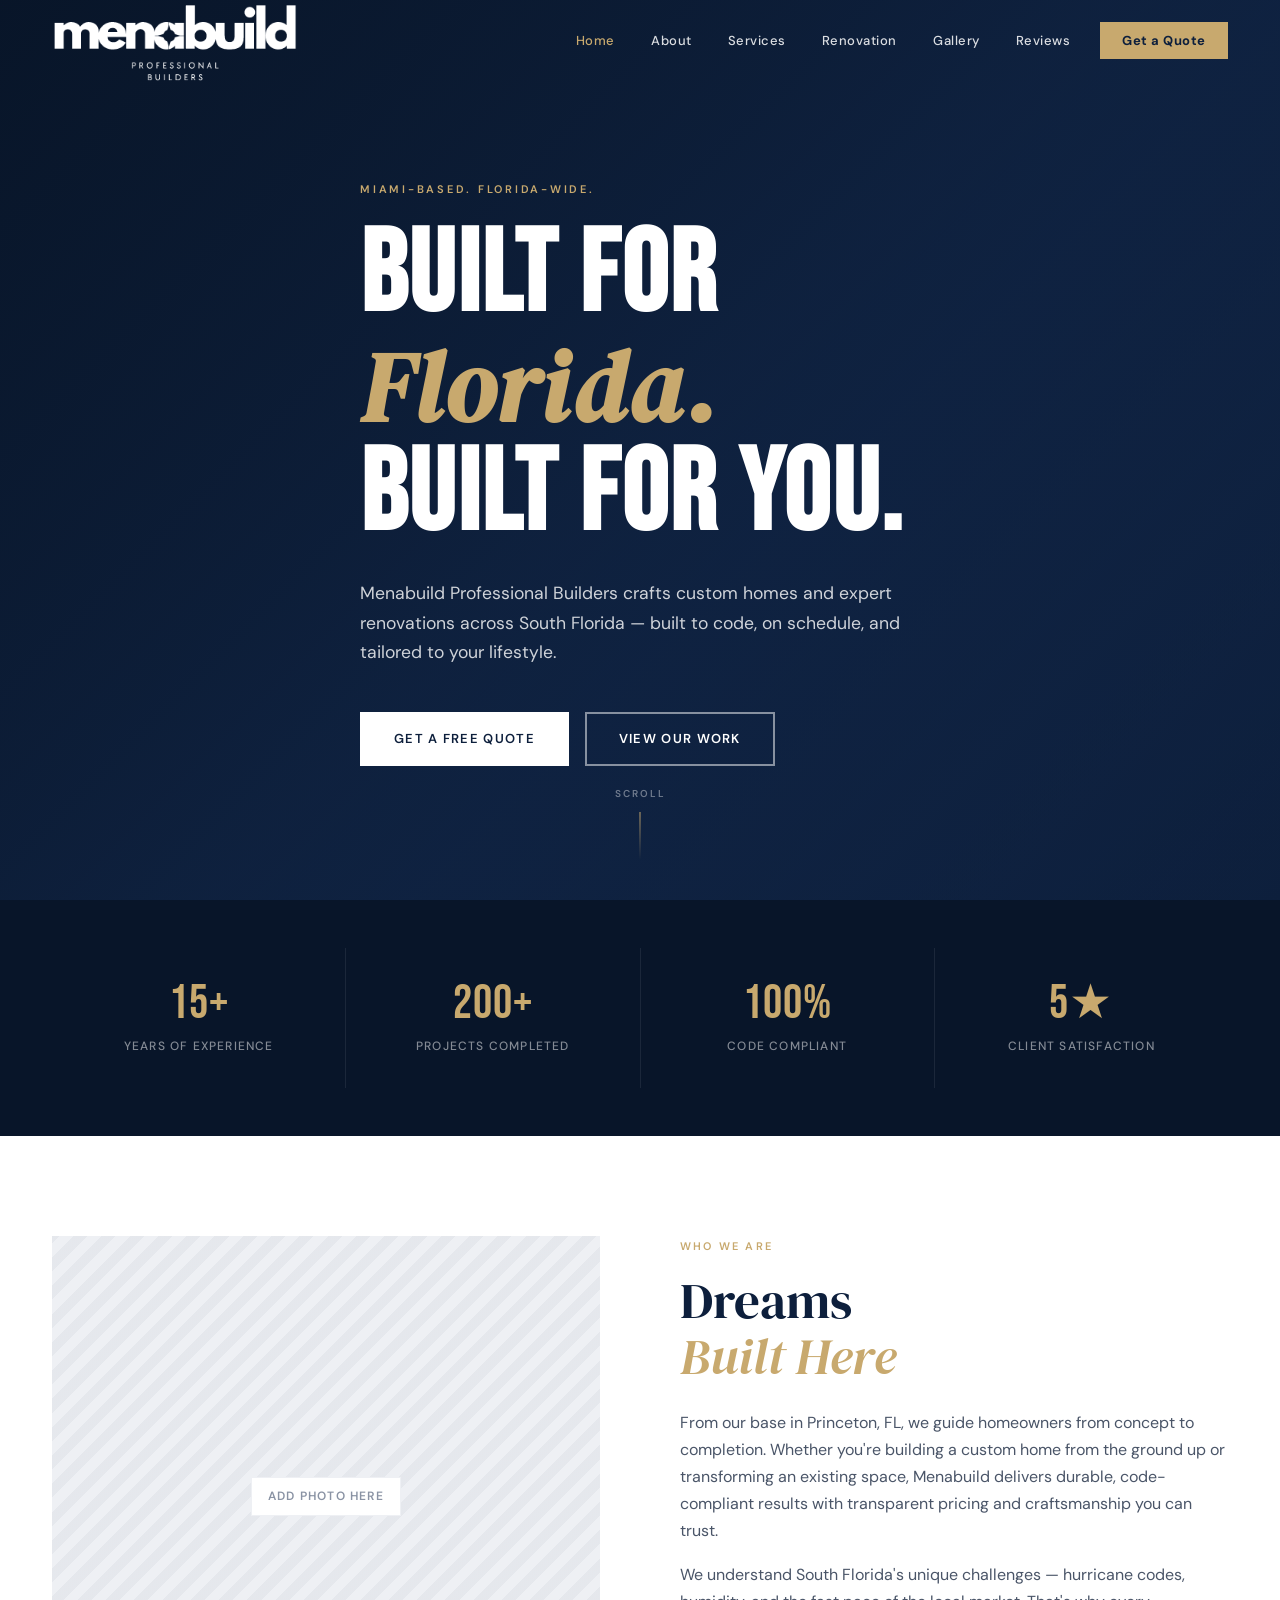
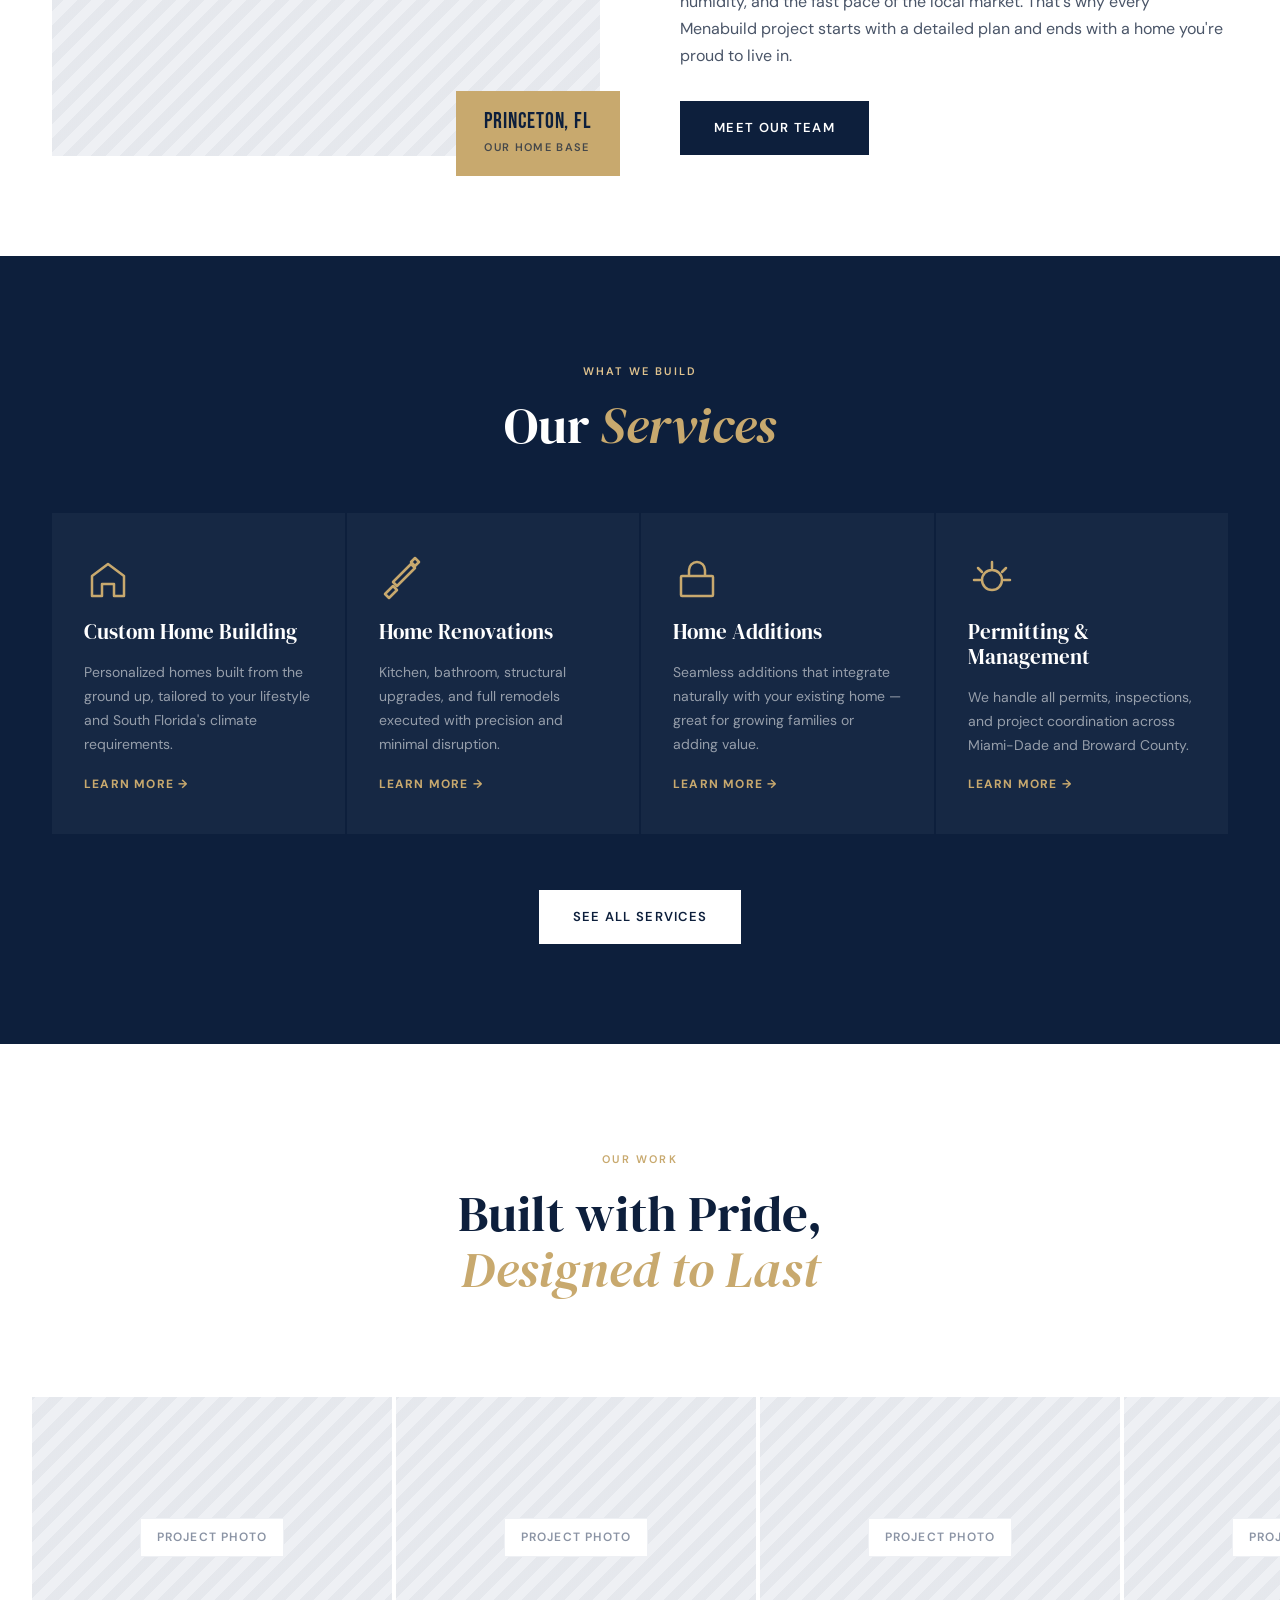
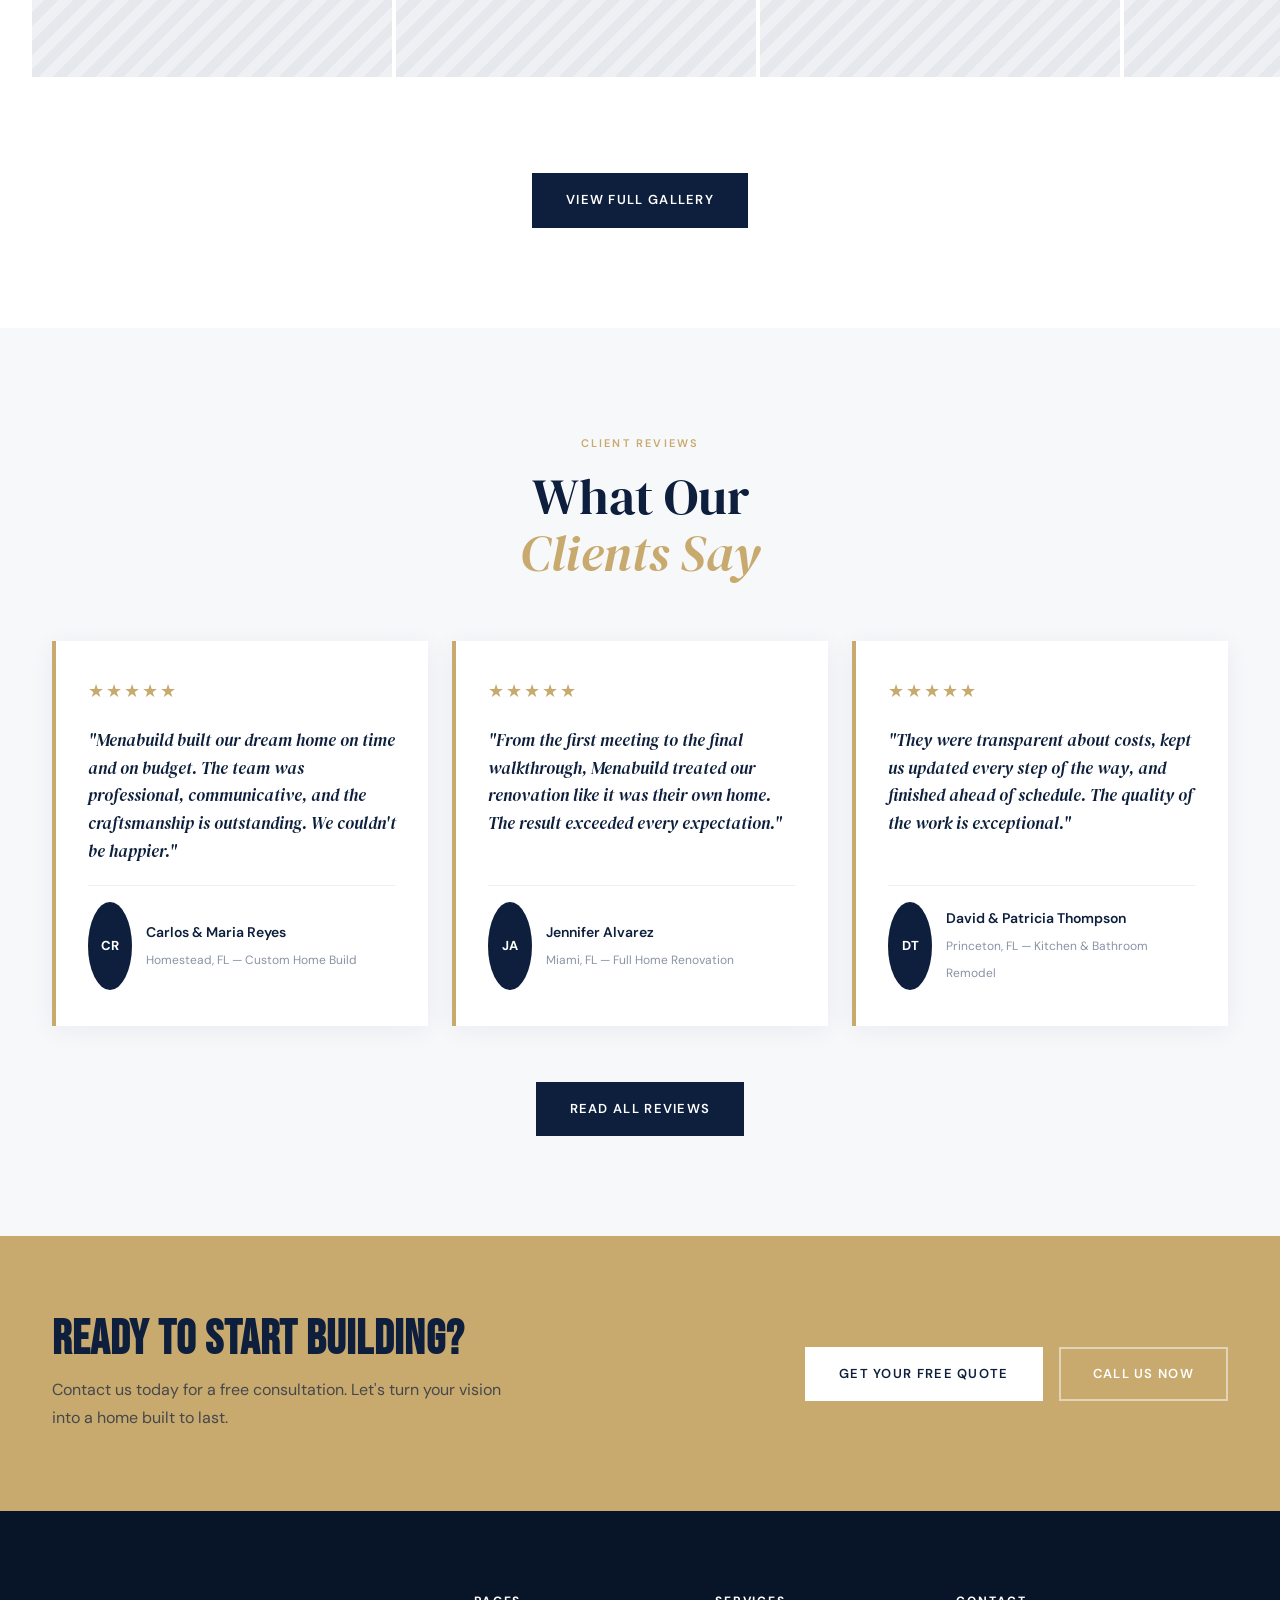
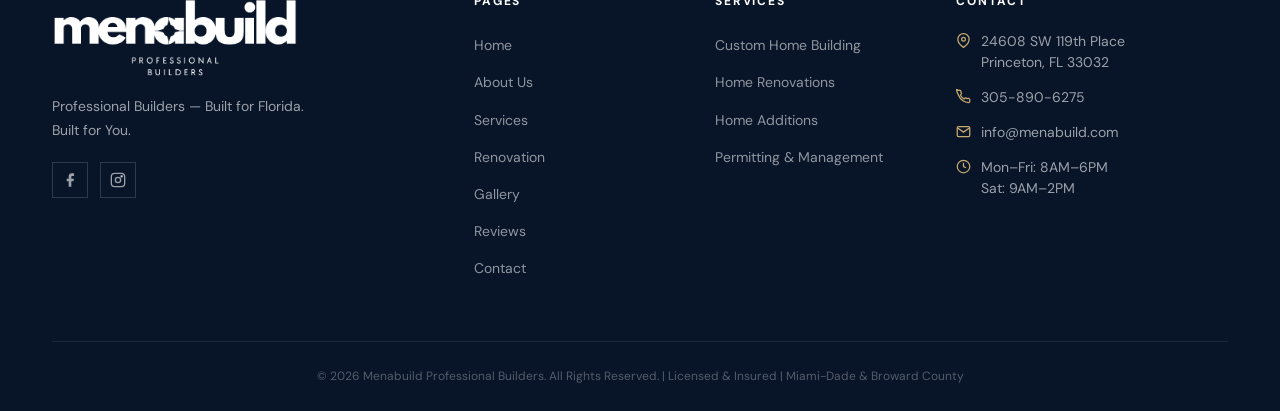
<file: index.html>
<!DOCTYPE html>
<html lang="en">
<head>
  <meta charset="UTF-8" />
  <meta name="viewport" content="width=device-width, initial-scale=1.0" />
  <title>Menabuild Professional Builders | Custom Homes & Renovations in Miami, FL</title>
  <meta name="description" content="Menabuild Professional Builders builds custom homes and expert renovations across South Florida. Based in Princeton, FL. Licensed, insured, and built to code." />
  <link rel="stylesheet" href="style.css" />
  <link rel="preconnect" href="https://fonts.googleapis.com" />
  <link rel="preconnect" href="https://fonts.gstatic.com" crossorigin />
  <link href="https://fonts.googleapis.com/css2?family=Bebas+Neue&family=DM+Sans:wght@300;400;500;600&family=DM+Serif+Display:ital@0;1&display=swap" rel="stylesheet" />
</head>
<body>

  <!-- ── NAV ── -->
  <nav class="nav" id="nav">
    <div class="nav__inner">
      <a href="index.html" class="nav__logo">
        <img src="images/logo.png" alt="Menabuild Professional Builders" />
      </a>
      <button class="nav__burger" id="burger" aria-label="Menu">
        <span></span><span></span><span></span>
      </button>
      <ul class="nav__links" id="navLinks">
        <li><a href="index.html" class="active">Home</a></li>
        <li><a href="about.html">About</a></li>
        <li><a href="services.html">Services</a></li>
        <li><a href="renovation.html">Renovation</a></li>
        <li><a href="gallery.html">Gallery</a></li>
        <li><a href="reviews.html">Reviews</a></li>
        <li><a href="contact.html" class="nav__cta">Get a Quote</a></li>
      </ul>
    </div>
  </nav>

  <!-- ── HERO ── -->
  <section class="hero">
    <div class="hero__bg">
      <!-- REPLACE: Add your hero background image here -->
      <div class="hero__bg-placeholder"></div>
    </div>
    <div class="hero__overlay"></div>
    <div class="hero__content">
      <span class="hero__eyebrow">Miami-Based. Florida-Wide.</span>
      <h1 class="hero__title">Built for<br /><em>Florida.</em><br />Built for You.</h1>
      <p class="hero__sub">Menabuild Professional Builders crafts custom homes and expert renovations across South Florida — built to code, on schedule, and tailored to your lifestyle.</p>
      <div class="hero__btns">
        <a href="contact.html" class="btn btn--white">Get a Free Quote</a>
        <a href="gallery.html" class="btn btn--outline-white">View Our Work</a>
      </div>
    </div>
    <div class="hero__scroll">
      <span>Scroll</span>
      <div class="hero__scroll-line"></div>
    </div>
  </section>

  <!-- ── STATS BAND ── -->
  <section class="stats">
    <div class="container">
      <div class="stats__grid">
        <div class="stats__item">
          <span class="stats__number">15+</span>
          <span class="stats__label">Years of Experience</span>
        </div>
        <div class="stats__item">
          <span class="stats__number">200+</span>
          <span class="stats__label">Projects Completed</span>
        </div>
        <div class="stats__item">
          <span class="stats__number">100%</span>
          <span class="stats__label">Code Compliant</span>
        </div>
        <div class="stats__item">
          <span class="stats__number">5★</span>
          <span class="stats__label">Client Satisfaction</span>
        </div>
      </div>
    </div>
  </section>

  <!-- ── ABOUT ── -->
  <section class="about-home section">
    <div class="container">
      <div class="about-home__grid">
        <div class="about-home__img-wrap">
          <!-- REPLACE: Add your about/team image here -->
          <div class="img-placeholder img-placeholder--tall">
            <span>Add Photo Here</span>
          </div>
          <div class="about-home__badge">
            <span class="about-home__badge-num">Princeton, FL</span>
            <span class="about-home__badge-text">Our Home Base</span>
          </div>
        </div>
        <div class="about-home__content">
          <span class="eyebrow">Who We Are</span>
          <h2 class="section-title">Dreams<br /><em>Built Here</em></h2>
          <p>From our base in Princeton, FL, we guide homeowners from concept to completion. Whether you're building a custom home from the ground up or transforming an existing space, Menabuild delivers durable, code-compliant results with transparent pricing and craftsmanship you can trust.</p>
          <p>We understand South Florida's unique challenges — hurricane codes, humidity, and the fast pace of the local market. That's why every Menabuild project starts with a detailed plan and ends with a home you're proud to live in.</p>
          <a href="about.html" class="btn btn--navy">Meet Our Team</a>
        </div>
      </div>
    </div>
  </section>

  <!-- ── SERVICES ── -->
  <section class="services-home section section--dark">
    <div class="container">
      <div class="section-header">
        <span class="eyebrow eyebrow--light">What We Build</span>
        <h2 class="section-title section-title--light">Our <em>Services</em></h2>
      </div>
      <div class="services-home__grid">
        <a href="services.html" class="service-card">
          <div class="service-card__icon">
            <svg viewBox="0 0 48 48" fill="none"><path d="M8 40V20L24 8l16 12v20H30V28h-12v12H8z" stroke="currentColor" stroke-width="2.5" stroke-linejoin="round"/></svg>
          </div>
          <h3>Custom Home Building</h3>
          <p>Personalized homes built from the ground up, tailored to your lifestyle and South Florida's climate requirements.</p>
          <span class="service-card__link">Learn More →</span>
        </a>
        <a href="renovation.html" class="service-card">
          <div class="service-card__icon">
            <svg viewBox="0 0 48 48" fill="none"><path d="M6 38l8-8 4 4-8 8-4-4zm30-26l-4-4-18 18 4 4 18-18zm4-6l-4 4-4-4 4-4 4 4z" stroke="currentColor" stroke-width="2.5" stroke-linejoin="round"/></svg>
          </div>
          <h3>Home Renovations</h3>
          <p>Kitchen, bathroom, structural upgrades, and full remodels executed with precision and minimal disruption.</p>
          <span class="service-card__link">Learn More →</span>
        </a>
        <a href="services.html" class="service-card">
          <div class="service-card__icon">
            <svg viewBox="0 0 48 48" fill="none"><rect x="8" y="20" width="32" height="20" rx="1" stroke="currentColor" stroke-width="2.5"/><path d="M16 20V14a8 8 0 0116 0v6" stroke="currentColor" stroke-width="2.5"/></svg>
          </div>
          <h3>Home Additions</h3>
          <p>Seamless additions that integrate naturally with your existing home — great for growing families or adding value.</p>
          <span class="service-card__link">Learn More →</span>
        </a>
        <a href="services.html" class="service-card">
          <div class="service-card__icon">
            <svg viewBox="0 0 48 48" fill="none"><path d="M24 6v6M10 12l4 4M38 12l-4 4M6 24h6M36 24h6" stroke="currentColor" stroke-width="2.5" stroke-linecap="round"/><circle cx="24" cy="24" r="10" stroke="currentColor" stroke-width="2.5"/></svg>
          </div>
          <h3>Permitting & Management</h3>
          <p>We handle all permits, inspections, and project coordination across Miami-Dade and Broward County.</p>
          <span class="service-card__link">Learn More →</span>
        </a>
      </div>
      <div class="section-cta">
        <a href="services.html" class="btn btn--white">See All Services</a>
      </div>
    </div>
  </section>

  <!-- ── GALLERY STRIP ── -->
  <section class="gallery-strip section">
    <div class="container">
      <div class="section-header">
        <span class="eyebrow">Our Work</span>
        <h2 class="section-title">Built with Pride,<br /><em>Designed to Last</em></h2>
      </div>
    </div>
    <div class="gallery-strip__row">
      <!-- REPLACE: Add your project photos here -->
      <div class="gallery-strip__item img-placeholder"><span>Project Photo</span></div>
      <div class="gallery-strip__item img-placeholder"><span>Project Photo</span></div>
      <div class="gallery-strip__item img-placeholder"><span>Project Photo</span></div>
      <div class="gallery-strip__item img-placeholder"><span>Project Photo</span></div>
      <div class="gallery-strip__item img-placeholder"><span>Project Photo</span></div>
    </div>
    <div class="container section-cta">
      <a href="gallery.html" class="btn btn--navy">View Full Gallery</a>
    </div>
  </section>

  <!-- ── TESTIMONIALS ── -->
  <section class="testimonials section section--light">
    <div class="container">
      <div class="section-header">
        <span class="eyebrow">Client Reviews</span>
        <h2 class="section-title">What Our<br /><em>Clients Say</em></h2>
      </div>
      <div class="testimonials__grid">
        <div class="testimonial-card">
          <div class="testimonial-card__stars">★★★★★</div>
          <p class="testimonial-card__quote">"Menabuild built our dream home on time and on budget. The team was professional, communicative, and the craftsmanship is outstanding. We couldn't be happier."</p>
          <div class="testimonial-card__author">
            <div class="testimonial-card__avatar">CR</div>
            <div>
              <strong>Carlos & Maria Reyes</strong>
              <span>Homestead, FL — Custom Home Build</span>
            </div>
          </div>
        </div>
        <div class="testimonial-card">
          <div class="testimonial-card__stars">★★★★★</div>
          <p class="testimonial-card__quote">"From the first meeting to the final walkthrough, Menabuild treated our renovation like it was their own home. The result exceeded every expectation."</p>
          <div class="testimonial-card__author">
            <div class="testimonial-card__avatar">JA</div>
            <div>
              <strong>Jennifer Alvarez</strong>
              <span>Miami, FL — Full Home Renovation</span>
            </div>
          </div>
        </div>
        <div class="testimonial-card">
          <div class="testimonial-card__stars">★★★★★</div>
          <p class="testimonial-card__quote">"They were transparent about costs, kept us updated every step of the way, and finished ahead of schedule. The quality of the work is exceptional."</p>
          <div class="testimonial-card__author">
            <div class="testimonial-card__avatar">DT</div>
            <div>
              <strong>David & Patricia Thompson</strong>
              <span>Princeton, FL — Kitchen & Bathroom Remodel</span>
            </div>
          </div>
        </div>
      </div>
      <div class="section-cta">
        <a href="reviews.html" class="btn btn--navy">Read All Reviews</a>
      </div>
    </div>
  </section>

  <!-- ── CTA BAND ── -->
  <section class="cta-band">
    <div class="container">
      <div class="cta-band__inner">
        <div class="cta-band__text">
          <h2>Ready to Start Building?</h2>
          <p>Contact us today for a free consultation. Let's turn your vision into a home built to last.</p>
        </div>
        <div class="cta-band__btns">
          <a href="contact.html" class="btn btn--white">Get Your Free Quote</a>
          <a href="tel:+13058906275" class="btn btn--outline-white">Call Us Now</a>
        </div>
      </div>
    </div>
  </section>

  <!-- ── FOOTER ── -->
  <footer class="footer">
    <div class="container">
      <div class="footer__grid">
        <div class="footer__brand">
          <img src="images/logo.png" alt="Menabuild Professional Builders" class="footer__logo" />
          <p>Professional Builders — Built for Florida. Built for You.</p>
          <div class="footer__social">
            <a href="#" aria-label="Facebook">
              <svg viewBox="0 0 24 24" fill="currentColor"><path d="M18 2h-3a5 5 0 00-5 5v3H7v4h3v8h4v-8h3l1-4h-4V7a1 1 0 011-1h3z"/></svg>
            </a>
            <a href="#" aria-label="Instagram">
              <svg viewBox="0 0 24 24" fill="none" stroke="currentColor" stroke-width="2"><rect x="2" y="2" width="20" height="20" rx="5"/><circle cx="12" cy="12" r="4"/><circle cx="17.5" cy="6.5" r="1" fill="currentColor"/></svg>
            </a>
          </div>
        </div>
        <div class="footer__col">
          <h4>Pages</h4>
          <ul>
            <li><a href="index.html">Home</a></li>
            <li><a href="about.html">About Us</a></li>
            <li><a href="services.html">Services</a></li>
            <li><a href="renovation.html">Renovation</a></li>
            <li><a href="gallery.html">Gallery</a></li>
            <li><a href="reviews.html">Reviews</a></li>
            <li><a href="contact.html">Contact</a></li>
          </ul>
        </div>
        <div class="footer__col">
          <h4>Services</h4>
          <ul>
            <li><a href="services.html">Custom Home Building</a></li>
            <li><a href="renovation.html">Home Renovations</a></li>
            <li><a href="services.html">Home Additions</a></li>
            <li><a href="services.html">Permitting & Management</a></li>
          </ul>
        </div>
        <div class="footer__col">
          <h4>Contact</h4>
          <ul class="footer__contact">
            <li>
              <svg viewBox="0 0 24 24" fill="none" stroke="currentColor" stroke-width="2"><path d="M21 10c0 7-9 13-9 13s-9-6-9-13a9 9 0 0118 0z"/><circle cx="12" cy="10" r="3"/></svg>
              24608 SW 119th Place<br />Princeton, FL 33032
            </li>
            <li>
              <svg viewBox="0 0 24 24" fill="none" stroke="currentColor" stroke-width="2"><path d="M22 16.92v3a2 2 0 01-2.18 2 19.79 19.79 0 01-8.63-3.07A19.5 19.5 0 013.87 9.5a19.79 19.79 0 01-3.07-8.67A2 2 0 012.82 2h3a2 2 0 012 1.72c.127.96.361 1.903.7 2.81a2 2 0 01-.45 2.11L7.09 9.91a16 16 0 006 6l.91-.91a2 2 0 012.11-.45c.907.339 1.85.573 2.81.7A2 2 0 0122 16.92z"/></svg>
              305-890-6275
            </li>
            <li>
              <svg viewBox="0 0 24 24" fill="none" stroke="currentColor" stroke-width="2"><path d="M4 4h16c1.1 0 2 .9 2 2v12c0 1.1-.9 2-2 2H4c-1.1 0-2-.9-2-2V6c0-1.1.9-2 2-2z"/><polyline points="22,6 12,13 2,6"/></svg>
              info@menabuild.com
            </li>
            <li>
              <svg viewBox="0 0 24 24" fill="none" stroke="currentColor" stroke-width="2"><circle cx="12" cy="12" r="10"/><polyline points="12 6 12 12 16 14"/></svg>
              Mon–Fri: 8AM–6PM<br />Sat: 9AM–2PM
            </li>
          </ul>
        </div>
      </div>
      <div class="footer__bottom">
        <p>© 2026 Menabuild Professional Builders. All Rights Reserved. | Licensed & Insured | Miami-Dade & Broward County</p>
      </div>
    </div>
  </footer>

  <script src="script.js"></script>
</body>
</html>
</file>
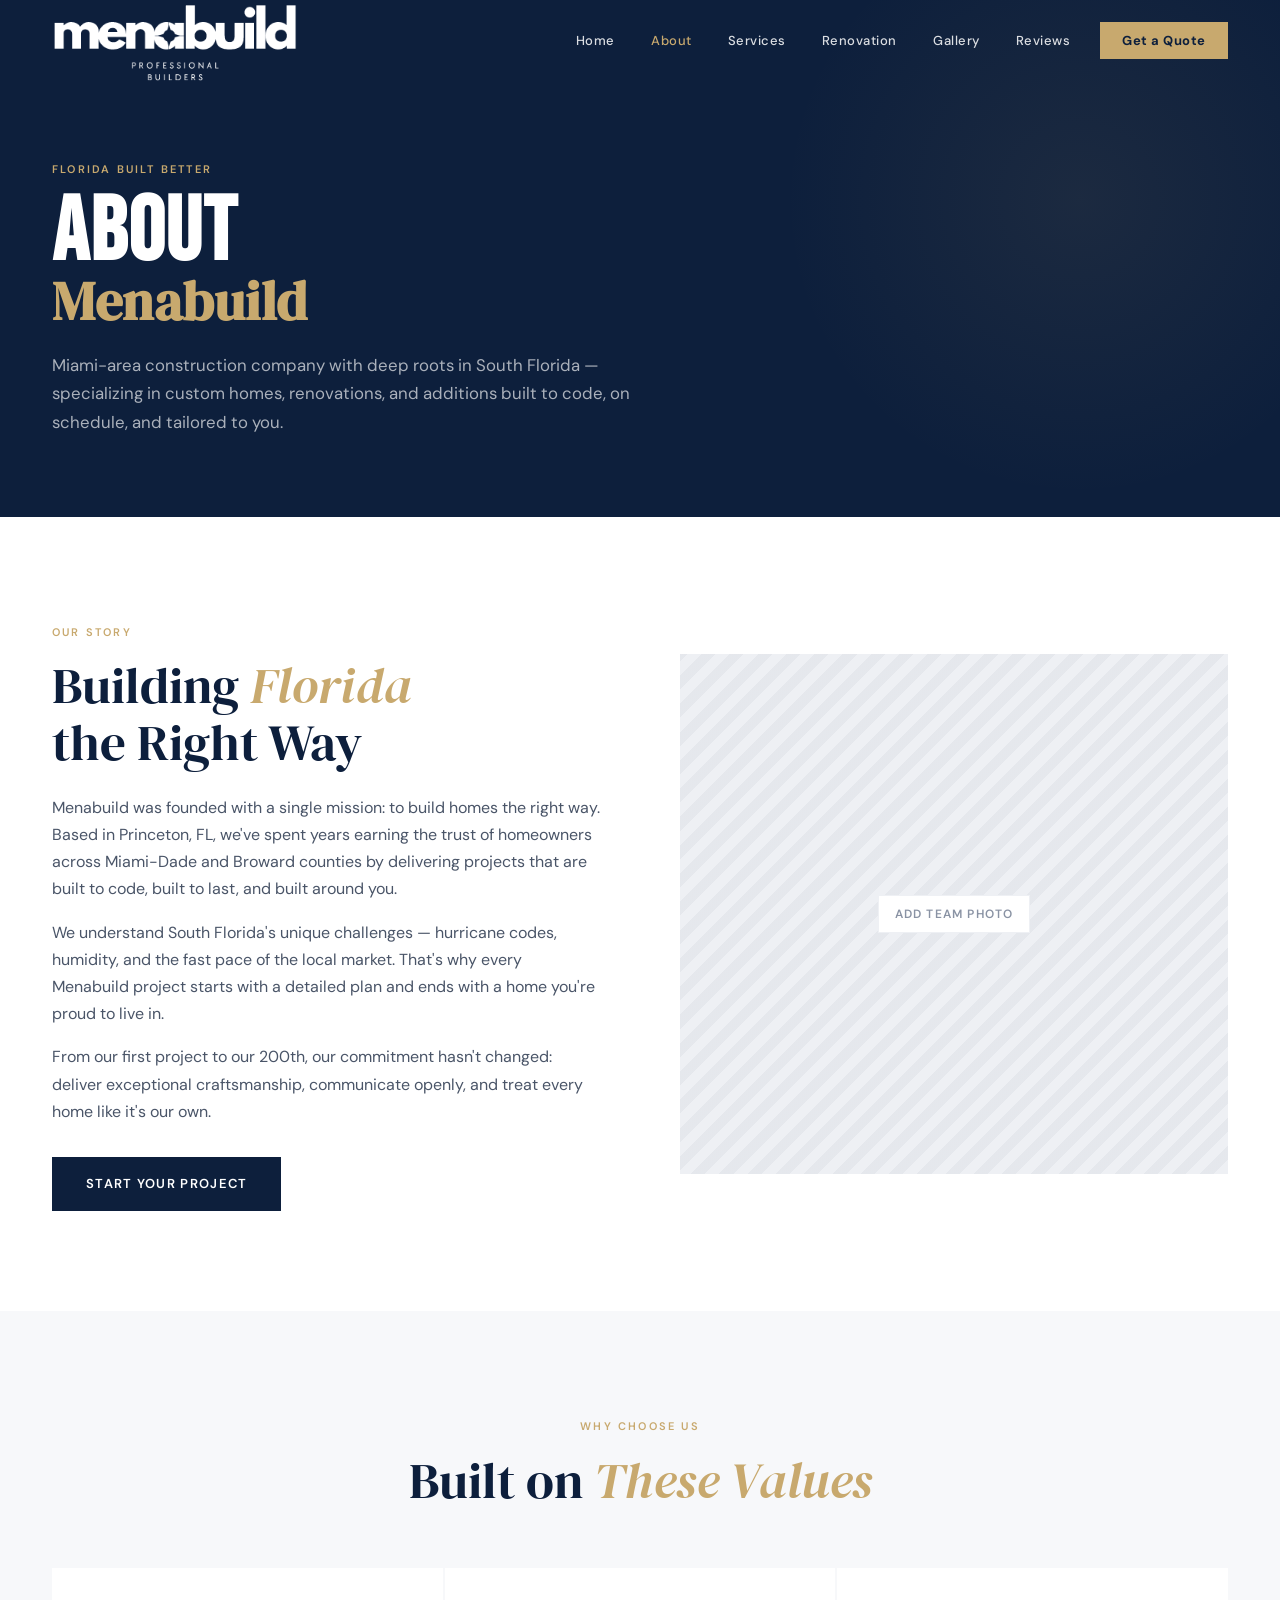
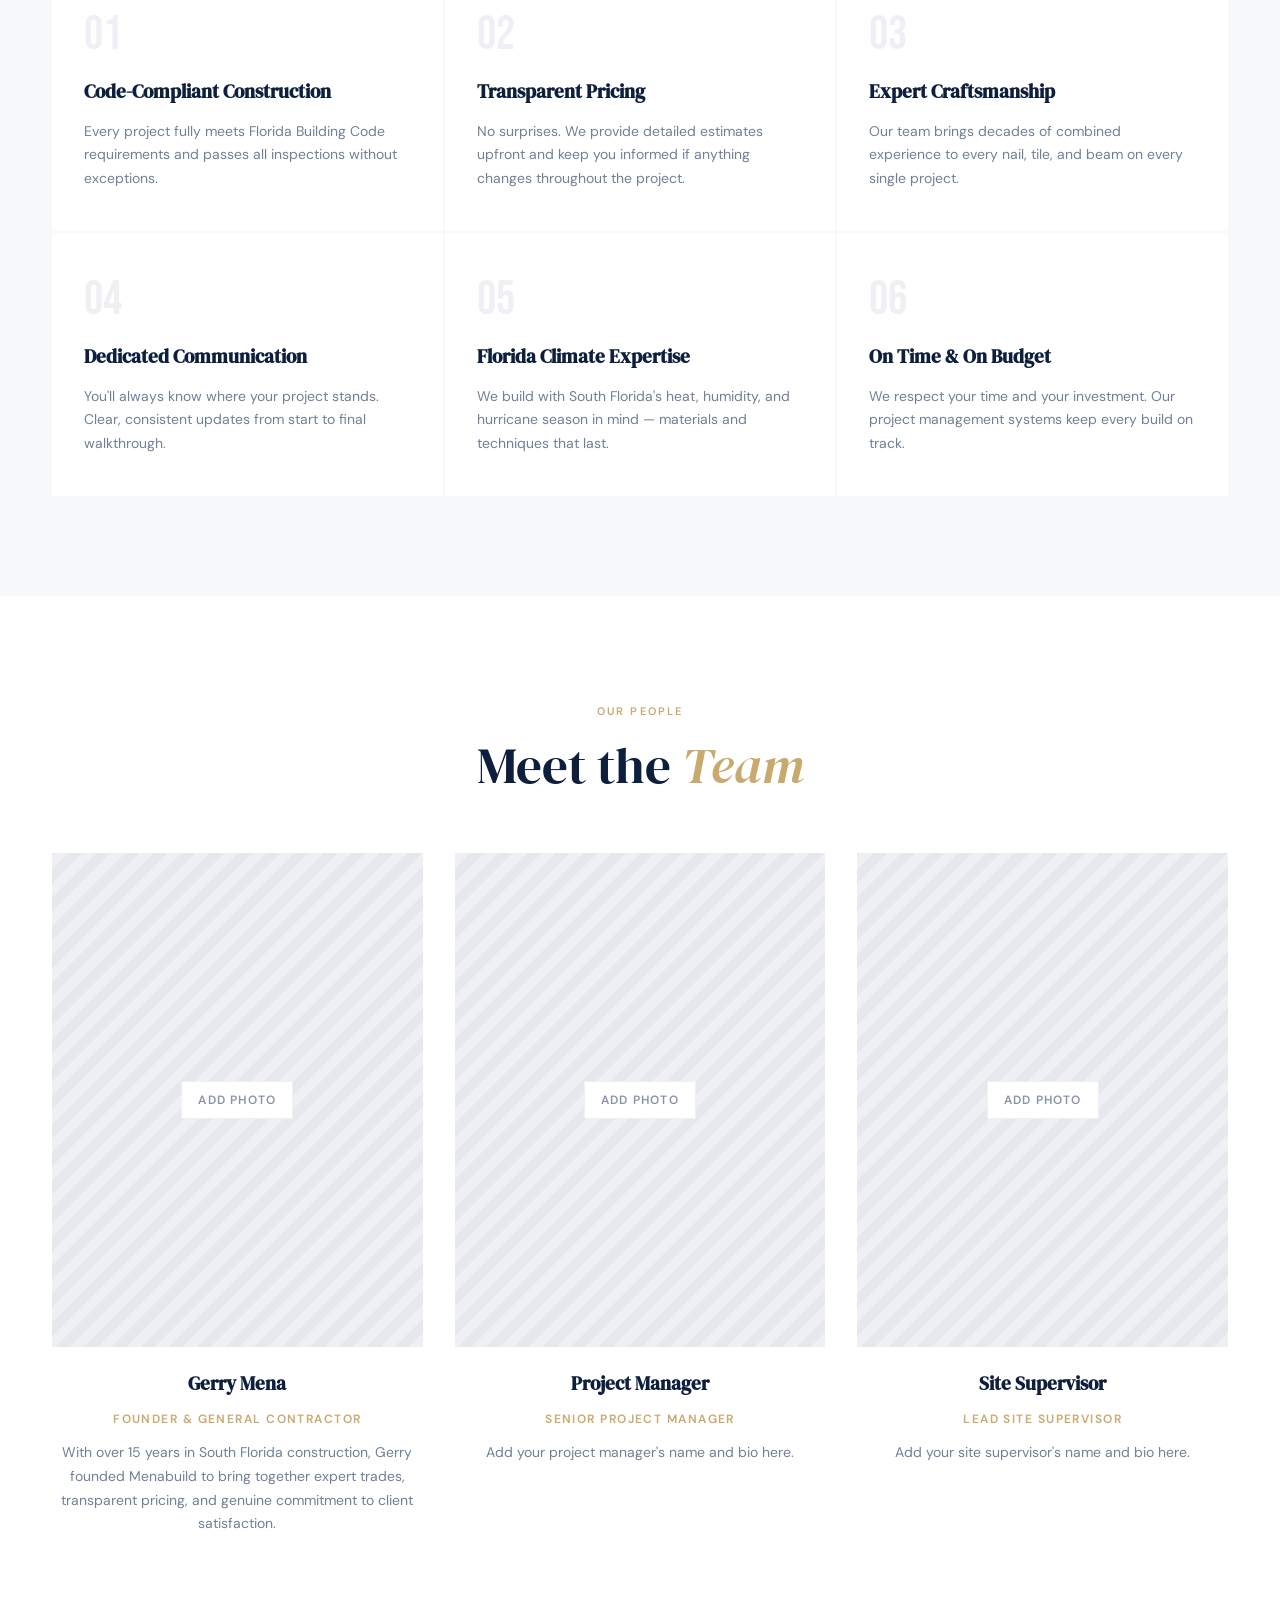
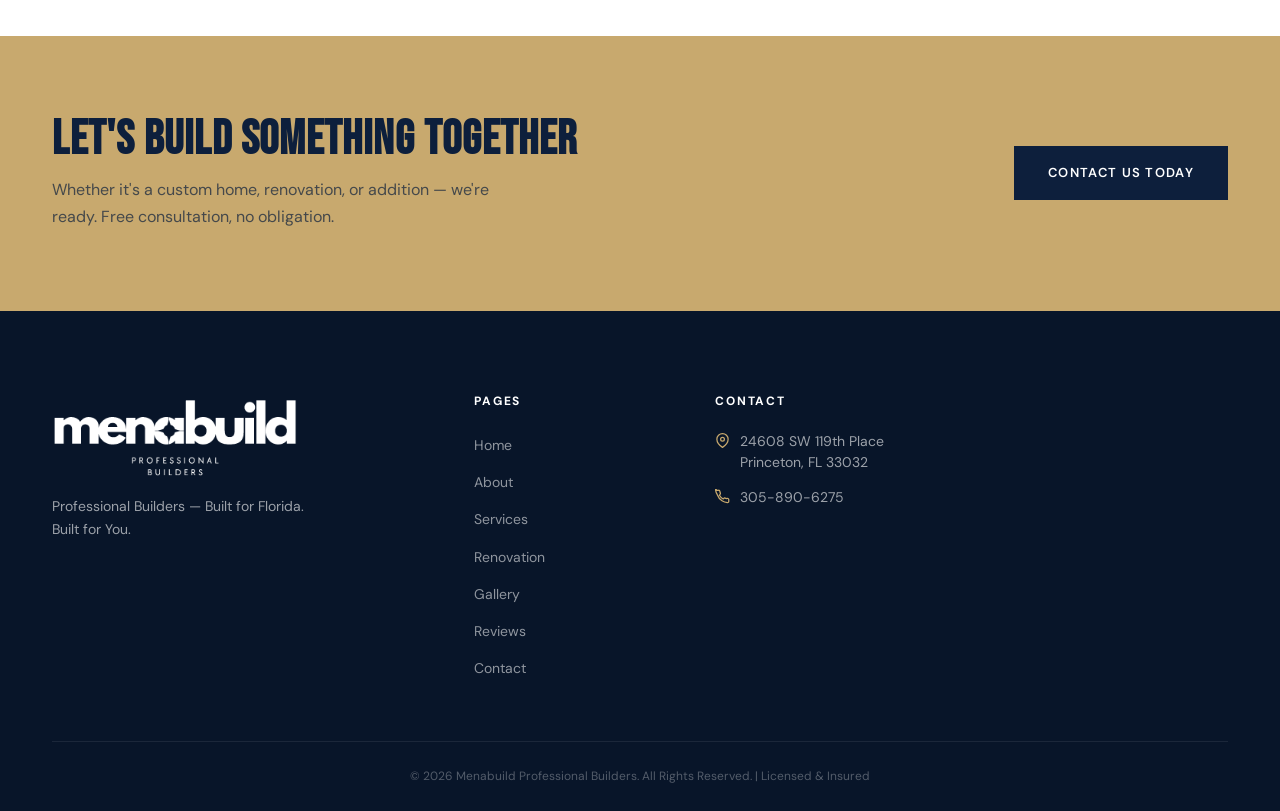
<file: about.html>
<!DOCTYPE html>
<html lang="en">
<head>
  <meta charset="UTF-8" /><meta name="viewport" content="width=device-width, initial-scale=1.0" />
  <title>About Menabuild | Miami-Based Professional Home Builders</title>
  <meta name="description" content="Learn about Menabuild Professional Builders — our story, values, and why South Florida homeowners trust us for custom builds and renovations." />
  <link rel="stylesheet" href="style.css" />
  <link href="https://fonts.googleapis.com/css2?family=Bebas+Neue&family=DM+Sans:wght@300;400;500;600&family=DM+Serif+Display:ital@0;1&display=swap" rel="stylesheet" />
</head>
<body>
  <nav class="nav nav--scrolled" id="nav">
    <div class="nav__inner">
      <a href="index.html" class="nav__logo"><img src="images/logo.png" alt="Menabuild" /></a>
      <button class="nav__burger" id="burger"><span></span><span></span><span></span></button>
      <ul class="nav__links" id="navLinks">
        <li><a href="index.html">Home</a></li><li><a href="about.html" class="active">About</a></li>
        <li><a href="services.html">Services</a></li><li><a href="renovation.html">Renovation</a></li>
        <li><a href="gallery.html">Gallery</a></li><li><a href="reviews.html">Reviews</a></li>
        <li><a href="contact.html" class="nav__cta">Get a Quote</a></li>
      </ul>
    </div>
  </nav>

  <section class="page-hero">
    <div class="container">
      <span class="eyebrow page-hero__eyebrow">Florida Built Better</span>
      <h1 class="page-hero__title">About<span>Menabuild</span></h1>
      <p class="page-hero__sub">Miami-area construction company with deep roots in South Florida — specializing in custom homes, renovations, and additions built to code, on schedule, and tailored to you.</p>
    </div>
  </section>

  <section class="section">
    <div class="container">
      <div class="story__grid">
        <div class="story__content">
          <span class="eyebrow">Our Story</span>
          <h2 class="section-title">Building <em>Florida</em><br />the Right Way</h2>
          <p>Menabuild was founded with a single mission: to build homes the right way. Based in Princeton, FL, we've spent years earning the trust of homeowners across Miami-Dade and Broward counties by delivering projects that are built to code, built to last, and built around you.</p>
          <p>We understand South Florida's unique challenges — hurricane codes, humidity, and the fast pace of the local market. That's why every Menabuild project starts with a detailed plan and ends with a home you're proud to live in.</p>
          <p>From our first project to our 200th, our commitment hasn't changed: deliver exceptional craftsmanship, communicate openly, and treat every home like it's our own.</p>
          <a href="contact.html" class="btn btn--navy" style="margin-top:16px">Start Your Project</a>
        </div>
        <div>
          <!-- REPLACE: Add a team or office photo here -->
          <div class="img-placeholder img-placeholder--tall"><span>Add Team Photo</span></div>
        </div>
      </div>
    </div>
  </section>

  <section class="values">
    <div class="container">
      <div class="section-header">
        <span class="eyebrow">Why Choose Us</span>
        <h2 class="section-title">Built on <em>These Values</em></h2>
      </div>
      <div class="values__grid">
        <div class="value-card"><div class="value-card__num">01</div><h3>Code-Compliant Construction</h3><p>Every project fully meets Florida Building Code requirements and passes all inspections without exceptions.</p></div>
        <div class="value-card"><div class="value-card__num">02</div><h3>Transparent Pricing</h3><p>No surprises. We provide detailed estimates upfront and keep you informed if anything changes throughout the project.</p></div>
        <div class="value-card"><div class="value-card__num">03</div><h3>Expert Craftsmanship</h3><p>Our team brings decades of combined experience to every nail, tile, and beam on every single project.</p></div>
        <div class="value-card"><div class="value-card__num">04</div><h3>Dedicated Communication</h3><p>You'll always know where your project stands. Clear, consistent updates from start to final walkthrough.</p></div>
        <div class="value-card"><div class="value-card__num">05</div><h3>Florida Climate Expertise</h3><p>We build with South Florida's heat, humidity, and hurricane season in mind — materials and techniques that last.</p></div>
        <div class="value-card"><div class="value-card__num">06</div><h3>On Time & On Budget</h3><p>We respect your time and your investment. Our project management systems keep every build on track.</p></div>
      </div>
    </div>
  </section>

  <section class="team">
    <div class="container">
      <div class="section-header">
        <span class="eyebrow">Our People</span>
        <h2 class="section-title">Meet the <em>Team</em></h2>
      </div>
      <div class="team__grid">
        <div class="team-card">
          <div class="team-card__img img-placeholder"><span>Add Photo</span></div>
          <h3>Gerry Mena</h3>
          <span class="team-card__role">Founder & General Contractor</span>
          <p style="font-size:14px;color:#718096;margin-top:10px">With over 15 years in South Florida construction, Gerry founded Menabuild to bring together expert trades, transparent pricing, and genuine commitment to client satisfaction.</p>
        </div>
        <div class="team-card">
          <div class="team-card__img img-placeholder"><span>Add Photo</span></div>
          <h3>Project Manager</h3>
          <span class="team-card__role">Senior Project Manager</span>
          <p style="font-size:14px;color:#718096;margin-top:10px">Add your project manager's name and bio here.</p>
        </div>
        <div class="team-card">
          <div class="team-card__img img-placeholder"><span>Add Photo</span></div>
          <h3>Site Supervisor</h3>
          <span class="team-card__role">Lead Site Supervisor</span>
          <p style="font-size:14px;color:#718096;margin-top:10px">Add your site supervisor's name and bio here.</p>
        </div>
      </div>
    </div>
  </section>

  <section class="cta-band">
    <div class="container">
      <div class="cta-band__inner">
        <div class="cta-band__text"><h2>Let's Build Something Together</h2><p>Whether it's a custom home, renovation, or addition — we're ready. Free consultation, no obligation.</p></div>
        <div class="cta-band__btns"><a href="contact.html" class="btn btn--navy">Contact Us Today</a></div>
      </div>
    </div>
  </section>

  <footer class="footer">
    <div class="container">
      <div class="footer__grid">
        <div class="footer__brand"><img src="images/logo.png" alt="Menabuild" class="footer__logo" /><p>Professional Builders — Built for Florida. Built for You.</p></div>
        <div class="footer__col"><h4>Pages</h4><ul><li><a href="index.html">Home</a></li><li><a href="about.html">About</a></li><li><a href="services.html">Services</a></li><li><a href="renovation.html">Renovation</a></li><li><a href="gallery.html">Gallery</a></li><li><a href="reviews.html">Reviews</a></li><li><a href="contact.html">Contact</a></li></ul></div>
        <div class="footer__col"><h4>Contact</h4><ul class="footer__contact"><li><svg viewBox="0 0 24 24" fill="none" stroke="currentColor" stroke-width="2"><path d="M21 10c0 7-9 13-9 13s-9-6-9-13a9 9 0 0118 0z"/><circle cx="12" cy="10" r="3"/></svg>24608 SW 119th Place<br/>Princeton, FL 33032</li><li><svg viewBox="0 0 24 24" fill="none" stroke="currentColor" stroke-width="2"><path d="M22 16.92v3a2 2 0 01-2.18 2 19.79 19.79 0 01-8.63-3.07A19.5 19.5 0 013.87 9.5a19.79 19.79 0 01-3.07-8.67A2 2 0 012.82 2h3a2 2 0 012 1.72c.127.96.361 1.903.7 2.81a2 2 0 01-.45 2.11L7.09 9.91a16 16 0 006 6l.91-.91a2 2 0 012.11-.45c.907.339 1.85.573 2.81.7A2 2 0 0122 16.92z"/></svg>305-890-6275</li></ul></div>
      </div>
      <div class="footer__bottom"><p>© 2026 Menabuild Professional Builders. All Rights Reserved. | Licensed & Insured</p></div>
    </div>
  </footer>
  <script src="script.js"></script>
</body>
</html>
</file>
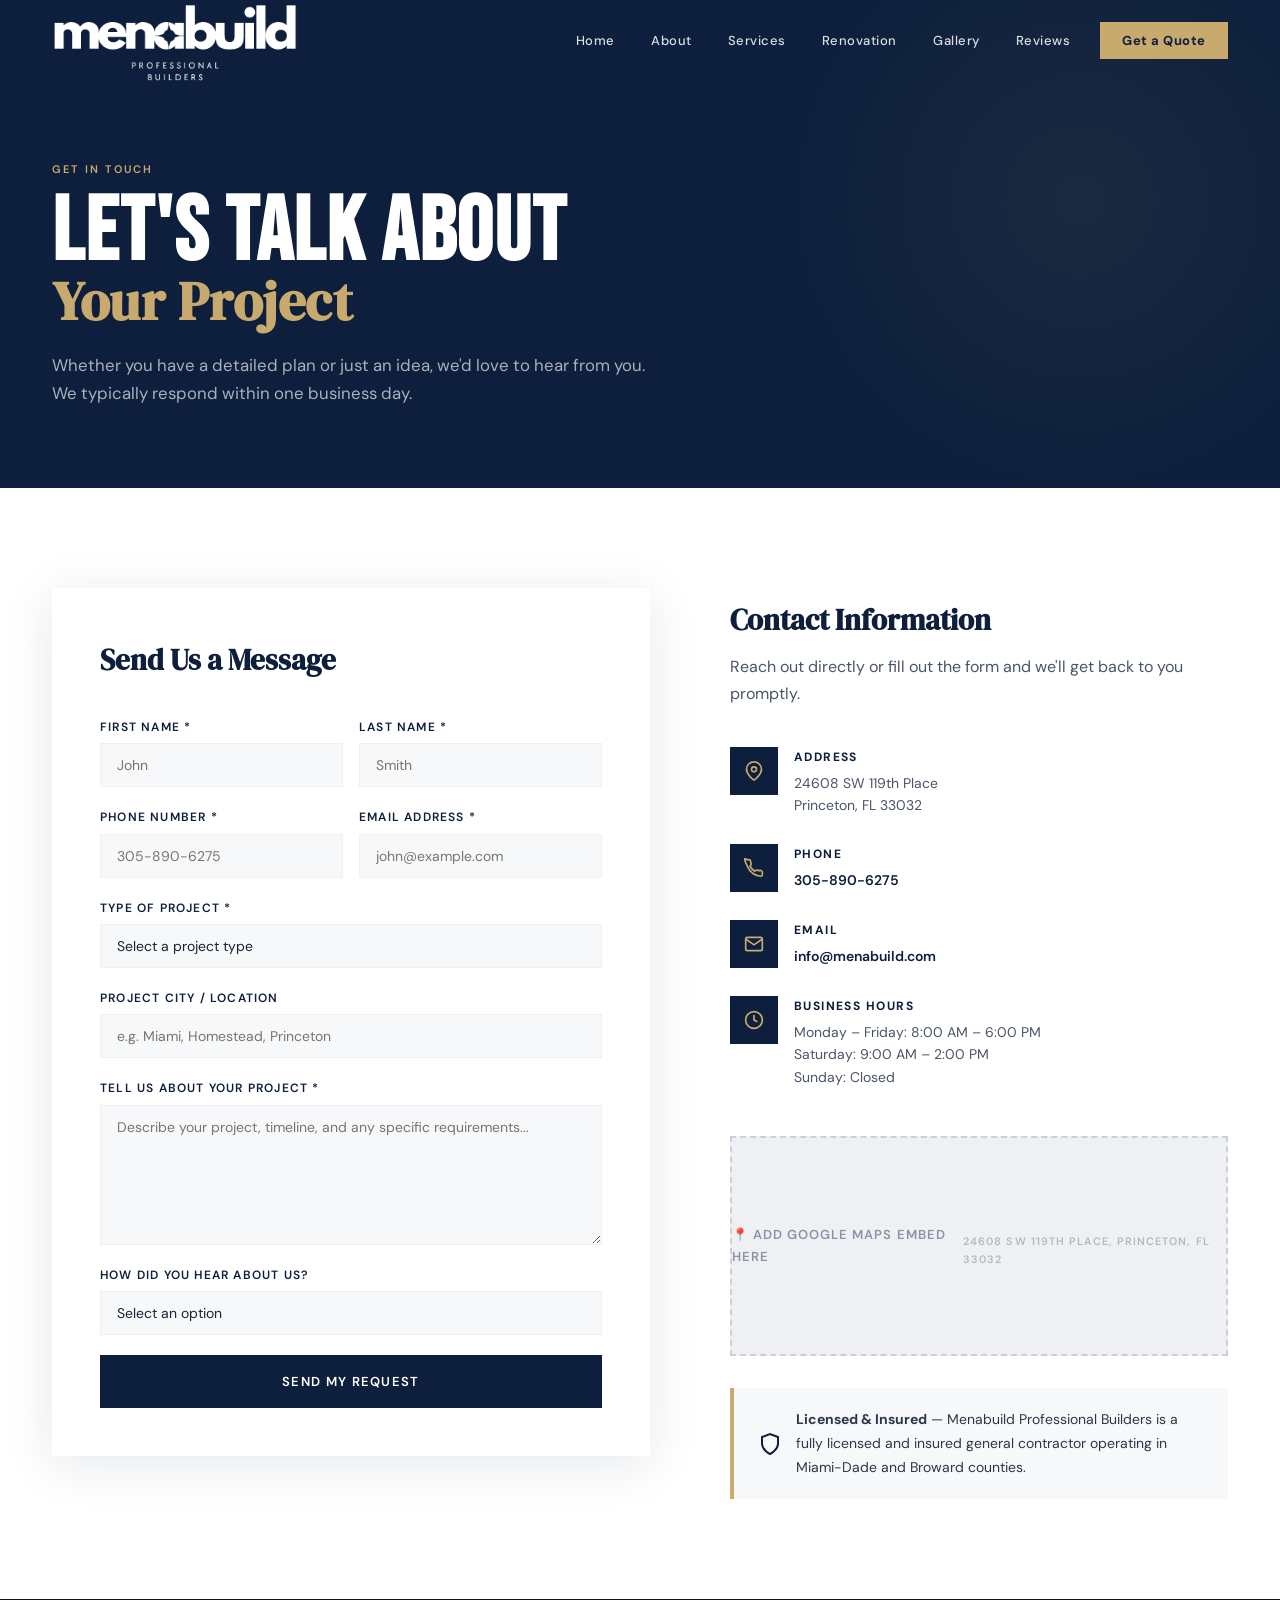
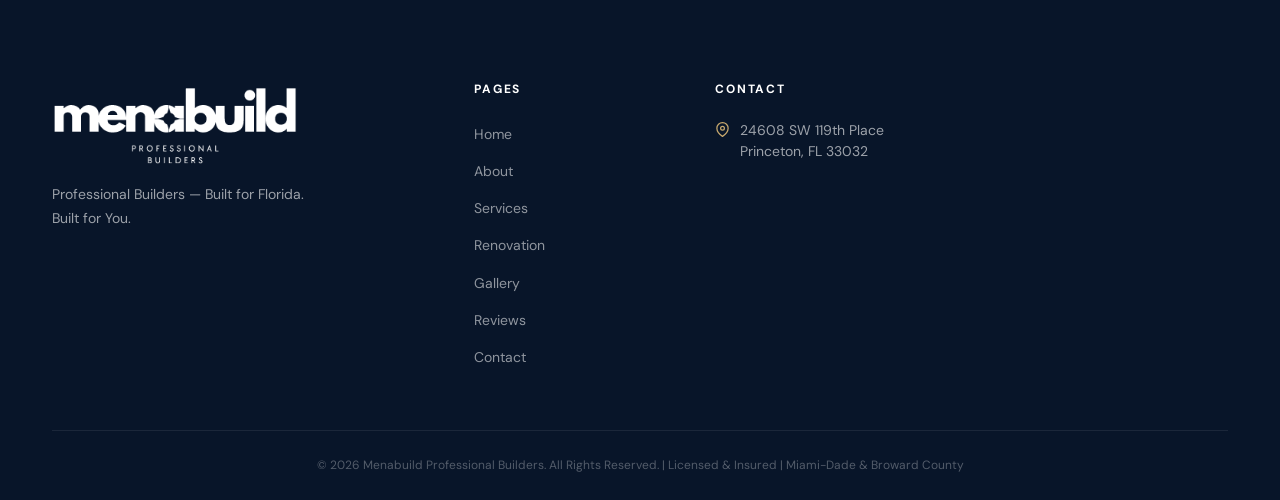
<file: contact.html>
<!DOCTYPE html>
<html lang="en">
<head>
  <meta charset="UTF-8" /><meta name="viewport" content="width=device-width, initial-scale=1.0" />
  <title>Contact Menabuild | Free Consultation | Princeton, FL</title>
  <meta name="description" content="Contact Menabuild Professional Builders for a free consultation. We build custom homes and renovations across Miami-Dade and Broward County, FL." />
  <link rel="stylesheet" href="style.css" />
  <link href="https://fonts.googleapis.com/css2?family=Bebas+Neue&family=DM+Sans:wght@300;400;500;600&family=DM+Serif+Display:ital@0;1&display=swap" rel="stylesheet" />
</head>
<body>
  <nav class="nav nav--scrolled" id="nav">
    <div class="nav__inner">
      <a href="index.html" class="nav__logo"><img src="images/logo.png" alt="Menabuild" /></a>
      <button class="nav__burger" id="burger"><span></span><span></span><span></span></button>
      <ul class="nav__links" id="navLinks">
        <li><a href="index.html">Home</a></li><li><a href="about.html">About</a></li>
        <li><a href="services.html">Services</a></li><li><a href="renovation.html">Renovation</a></li>
        <li><a href="gallery.html">Gallery</a></li><li><a href="reviews.html">Reviews</a></li>
        <li><a href="contact.html" class="nav__cta active">Get a Quote</a></li>
      </ul>
    </div>
  </nav>

  <section class="page-hero">
    <div class="container">
      <span class="eyebrow page-hero__eyebrow">Get in Touch</span>
      <h1 class="page-hero__title">Let's Talk About<span>Your Project</span></h1>
      <p class="page-hero__sub">Whether you have a detailed plan or just an idea, we'd love to hear from you. We typically respond within one business day.</p>
    </div>
  </section>

  <section class="section">
    <div class="container">
      <div class="contact-grid">
        <!-- FORM -->
        <div class="contact-form">
          <h2>Send Us a Message</h2>
          <form action="#" method="POST">
            <div class="form-row">
              <div class="form-group">
                <label for="fname">First Name *</label>
                <input type="text" id="fname" name="fname" placeholder="John" required />
              </div>
              <div class="form-group">
                <label for="lname">Last Name *</label>
                <input type="text" id="lname" name="lname" placeholder="Smith" required />
              </div>
            </div>
            <div class="form-row">
              <div class="form-group">
                <label for="phone">Phone Number *</label>
                <input type="tel" id="phone" name="phone" placeholder="305-890-6275" required />
              </div>
              <div class="form-group">
                <label for="email">Email Address *</label>
                <input type="email" id="email" name="email" placeholder="john@example.com" required />
              </div>
            </div>
            <div class="form-group">
              <label for="project">Type of Project *</label>
              <select id="project" name="project" required>
                <option value="" disabled selected>Select a project type</option>
                <option value="custom-home">Custom Home Build</option>
                <option value="renovation">Home Renovation</option>
                <option value="addition">Home Addition</option>
                <option value="kitchen">Kitchen Remodel</option>
                <option value="bathroom">Bathroom Renovation</option>
                <option value="permitting">Permitting & Management</option>
                <option value="other">Other</option>
              </select>
            </div>
            <div class="form-group">
              <label for="city">Project City / Location</label>
              <input type="text" id="city" name="city" placeholder="e.g. Miami, Homestead, Princeton" />
            </div>
            <div class="form-group">
              <label for="message">Tell Us About Your Project *</label>
              <textarea id="message" name="message" placeholder="Describe your project, timeline, and any specific requirements..." required></textarea>
            </div>
            <div class="form-group">
              <label for="source">How Did You Hear About Us?</label>
              <select id="source" name="source">
                <option value="" disabled selected>Select an option</option>
                <option>Google Search</option>
                <option>Friend / Family Referral</option>
                <option>Social Media</option>
                <option>Houzz</option>
                <option>Neighborhood App</option>
                <option>Other</option>
              </select>
            </div>
            <button type="submit" class="btn btn--navy" style="width:100%;justify-content:center;padding:16px;">Send My Request</button>
          </form>
        </div>

        <!-- INFO -->
        <div class="contact-info">
          <h2>Contact Information</h2>
          <p>Reach out directly or fill out the form and we'll get back to you promptly.</p>
          <div class="contact-info__items">
            <div class="contact-info__item">
              <div class="contact-info__icon"><svg viewBox="0 0 24 24" fill="none" stroke="currentColor" stroke-width="2"><path d="M21 10c0 7-9 13-9 13s-9-6-9-13a9 9 0 0118 0z"/><circle cx="12" cy="10" r="3"/></svg></div>
              <div><h4>Address</h4><p>24608 SW 119th Place<br />Princeton, FL 33032</p></div>
            </div>
            <div class="contact-info__item">
              <div class="contact-info__icon"><svg viewBox="0 0 24 24" fill="none" stroke="currentColor" stroke-width="2"><path d="M22 16.92v3a2 2 0 01-2.18 2 19.79 19.79 0 01-8.63-3.07A19.5 19.5 0 013.87 9.5a19.79 19.79 0 01-3.07-8.67A2 2 0 012.82 2h3a2 2 0 012 1.72c.127.96.361 1.903.7 2.81a2 2 0 01-.45 2.11L7.09 9.91a16 16 0 006 6l.91-.91a2 2 0 012.11-.45c.907.339 1.85.573 2.81.7A2 2 0 0122 16.92z"/></svg></div>
              <div><h4>Phone</h4><p><a href="tel:+13058906275" style="color:var(--navy);font-weight:600">305-890-6275</a></p></div>
            </div>
            <div class="contact-info__item">
              <div class="contact-info__icon"><svg viewBox="0 0 24 24" fill="none" stroke="currentColor" stroke-width="2"><path d="M4 4h16c1.1 0 2 .9 2 2v12c0 1.1-.9 2-2 2H4c-1.1 0-2-.9-2-2V6c0-1.1.9-2 2-2z"/><polyline points="22,6 12,13 2,6"/></svg></div>
              <div><h4>Email</h4><p><a href="mailto:info@menabuild.com" style="color:var(--navy);font-weight:600">info@menabuild.com</a></p></div>
            </div>
            <div class="contact-info__item">
              <div class="contact-info__icon"><svg viewBox="0 0 24 24" fill="none" stroke="currentColor" stroke-width="2"><circle cx="12" cy="12" r="10"/><polyline points="12 6 12 12 16 14"/></svg></div>
              <div><h4>Business Hours</h4><p>Monday – Friday: 8:00 AM – 6:00 PM<br />Saturday: 9:00 AM – 2:00 PM<br />Sunday: Closed</p></div>
            </div>
          </div>
          <!-- MAP EMBED: Replace with your Google Maps embed iframe -->
          <div class="contact-map">📍 Add Google Maps Embed Here<br /><small style="margin-top:8px;display:block;opacity:0.6">24608 SW 119th Place, Princeton, FL 33032</small></div>
          <div class="license-badge">
            <svg viewBox="0 0 24 24" fill="none" stroke="currentColor" stroke-width="2"><path d="M12 22s8-4 8-10V5l-8-3-8 3v7c0 6 8 10 8 10z"/></svg>
            <span><strong>Licensed & Insured</strong> — Menabuild Professional Builders is a fully licensed and insured general contractor operating in Miami-Dade and Broward counties.</span>
          </div>
        </div>
      </div>
    </div>
  </section>

  <footer class="footer"><div class="container"><div class="footer__grid"><div class="footer__brand"><img src="images/logo.png" alt="Menabuild" class="footer__logo" /><p>Professional Builders — Built for Florida. Built for You.</p></div><div class="footer__col"><h4>Pages</h4><ul><li><a href="index.html">Home</a></li><li><a href="about.html">About</a></li><li><a href="services.html">Services</a></li><li><a href="renovation.html">Renovation</a></li><li><a href="gallery.html">Gallery</a></li><li><a href="reviews.html">Reviews</a></li><li><a href="contact.html">Contact</a></li></ul></div><div class="footer__col"><h4>Contact</h4><ul class="footer__contact"><li><svg viewBox="0 0 24 24" fill="none" stroke="currentColor" stroke-width="2"><path d="M21 10c0 7-9 13-9 13s-9-6-9-13a9 9 0 0118 0z"/><circle cx="12" cy="10" r="3"/></svg>24608 SW 119th Place<br/>Princeton, FL 33032</li></ul></div></div><div class="footer__bottom"><p>© 2026 Menabuild Professional Builders. All Rights Reserved. | Licensed & Insured | Miami-Dade & Broward County</p></div></div></footer>
  <script src="script.js"></script>
</body>
</html>
</file>
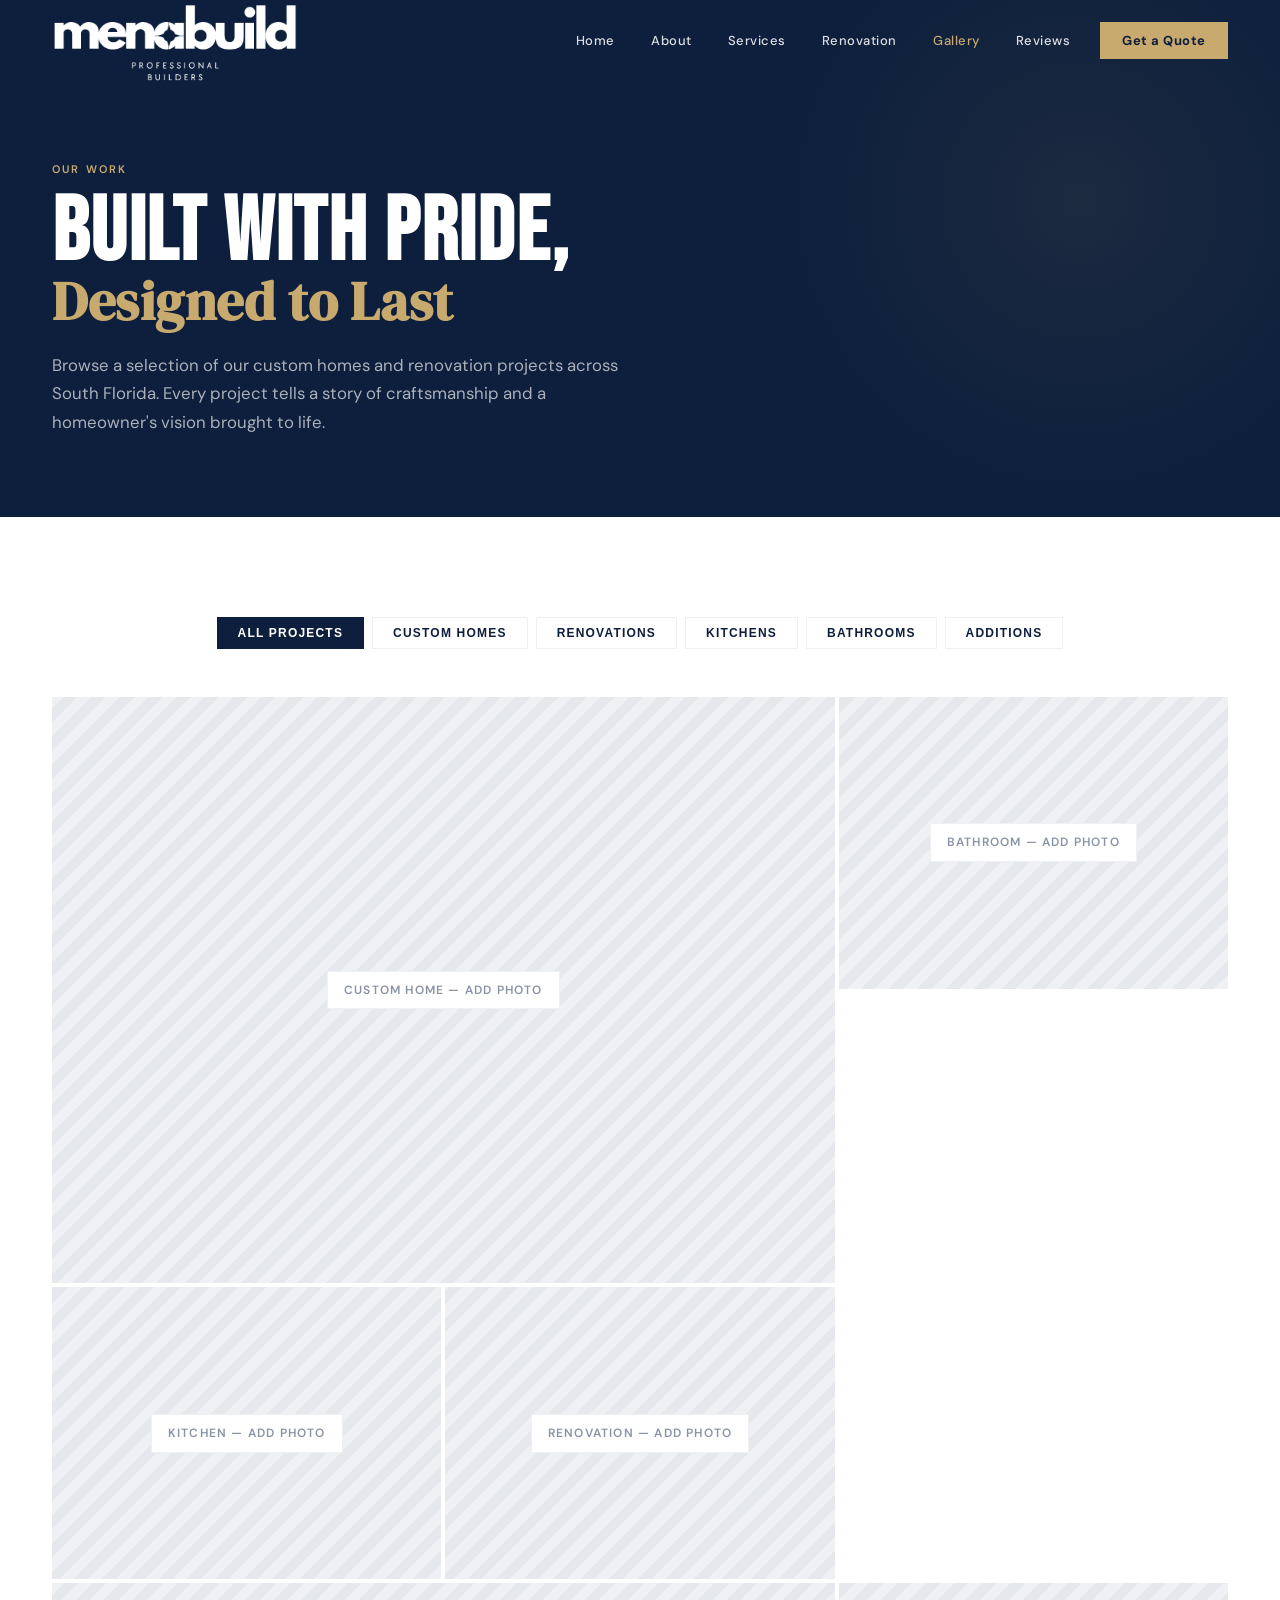
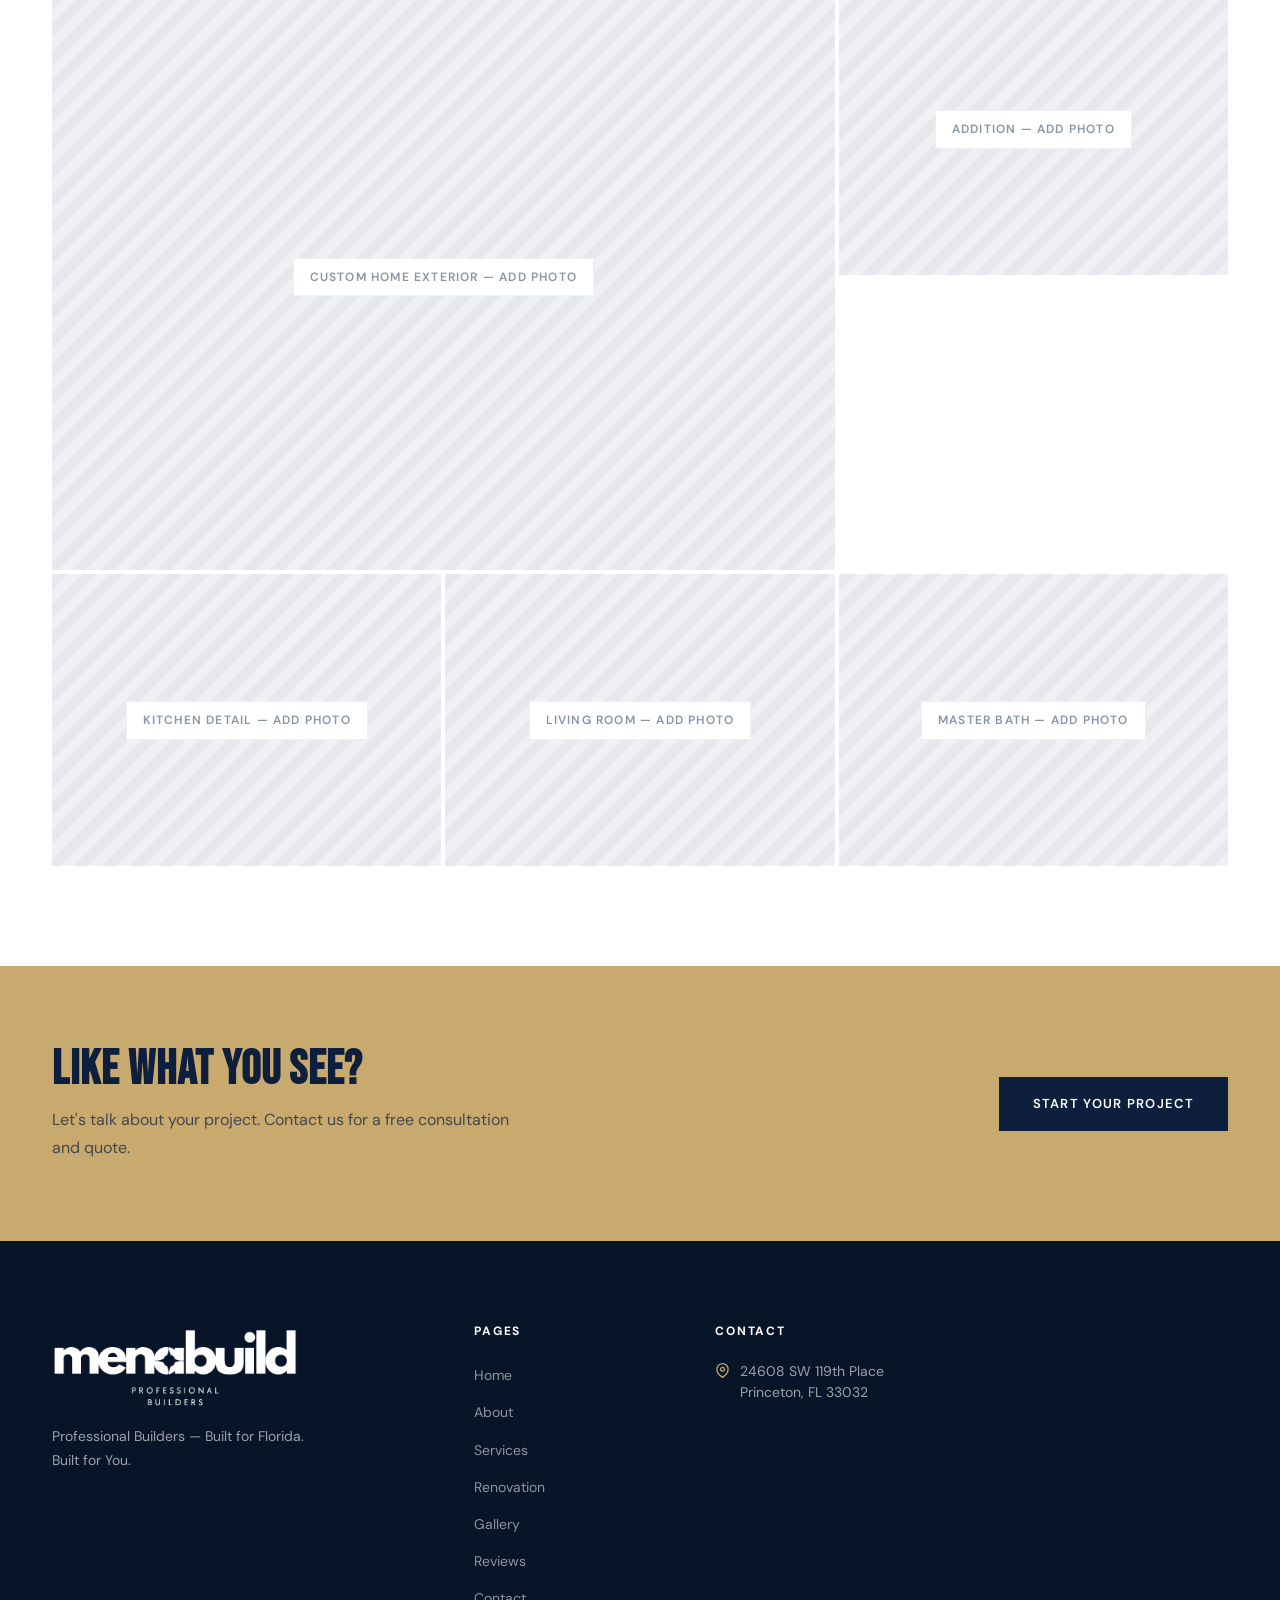
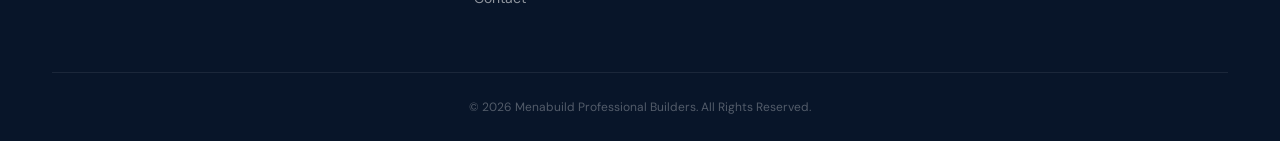
<file: gallery.html>
<!DOCTYPE html>
<html lang="en">
<head>
  <meta charset="UTF-8" /><meta name="viewport" content="width=device-width, initial-scale=1.0" />
  <title>Project Gallery | Custom Homes & Renovations | Menabuild</title>
  <link rel="stylesheet" href="style.css" />
  <link href="https://fonts.googleapis.com/css2?family=Bebas+Neue&family=DM+Sans:wght@300;400;500;600&family=DM+Serif+Display:ital@0;1&display=swap" rel="stylesheet" />
  <style>
    .gallery-filters { display:flex; gap:8px; justify-content:center; margin-bottom:48px; flex-wrap:wrap; }
    .filter-btn { padding:8px 20px; font-size:12px; font-weight:600; letter-spacing:0.1em; text-transform:uppercase; border:1px solid var(--light-gray); background:transparent; color:var(--navy); cursor:pointer; transition:var(--transition); }
    .filter-btn.active, .filter-btn:hover { background:var(--navy); color:var(--white); border-color:var(--navy); }
  </style>
</head>
<body>
  <nav class="nav nav--scrolled" id="nav">
    <div class="nav__inner">
      <a href="index.html" class="nav__logo"><img src="images/logo.png" alt="Menabuild" /></a>
      <button class="nav__burger" id="burger"><span></span><span></span><span></span></button>
      <ul class="nav__links" id="navLinks">
        <li><a href="index.html">Home</a></li><li><a href="about.html">About</a></li>
        <li><a href="services.html">Services</a></li><li><a href="renovation.html">Renovation</a></li>
        <li><a href="gallery.html" class="active">Gallery</a></li><li><a href="reviews.html">Reviews</a></li>
        <li><a href="contact.html" class="nav__cta">Get a Quote</a></li>
      </ul>
    </div>
  </nav>

  <section class="page-hero">
    <div class="container">
      <span class="eyebrow page-hero__eyebrow">Our Work</span>
      <h1 class="page-hero__title">Built with Pride,<span>Designed to Last</span></h1>
      <p class="page-hero__sub">Browse a selection of our custom homes and renovation projects across South Florida. Every project tells a story of craftsmanship and a homeowner's vision brought to life.</p>
    </div>
  </section>

  <section class="section">
    <div class="container">
      <div class="gallery-filters">
        <button class="filter-btn active">All Projects</button>
        <button class="filter-btn">Custom Homes</button>
        <button class="filter-btn">Renovations</button>
        <button class="filter-btn">Kitchens</button>
        <button class="filter-btn">Bathrooms</button>
        <button class="filter-btn">Additions</button>
      </div>
      <!-- REPLACE: Swap img-placeholder divs with your actual <img> tags -->
      <!-- To add a real photo: <img src="images/your-photo.jpg" alt="Description" /> -->
      <div class="gallery-grid">
        <div class="gallery-grid__item gallery-grid__item--wide img-placeholder"><span>Custom Home — Add Photo</span></div>
        <div class="gallery-grid__item img-placeholder"><span>Bathroom — Add Photo</span></div>
        <div class="gallery-grid__item img-placeholder"><span>Kitchen — Add Photo</span></div>
        <div class="gallery-grid__item img-placeholder"><span>Renovation — Add Photo</span></div>
        <div class="gallery-grid__item gallery-grid__item--wide img-placeholder"><span>Custom Home Exterior — Add Photo</span></div>
        <div class="gallery-grid__item img-placeholder"><span>Addition — Add Photo</span></div>
        <div class="gallery-grid__item img-placeholder"><span>Kitchen Detail — Add Photo</span></div>
        <div class="gallery-grid__item img-placeholder"><span>Living Room — Add Photo</span></div>
        <div class="gallery-grid__item img-placeholder"><span>Master Bath — Add Photo</span></div>
      </div>
    </div>
  </section>

  <section class="cta-band">
    <div class="container">
      <div class="cta-band__inner">
        <div class="cta-band__text"><h2>Like What You See?</h2><p>Let's talk about your project. Contact us for a free consultation and quote.</p></div>
        <div class="cta-band__btns"><a href="contact.html" class="btn btn--navy">Start Your Project</a></div>
      </div>
    </div>
  </section>

  <footer class="footer"><div class="container"><div class="footer__grid"><div class="footer__brand"><img src="images/logo.png" alt="Menabuild" class="footer__logo" /><p>Professional Builders — Built for Florida. Built for You.</p></div><div class="footer__col"><h4>Pages</h4><ul><li><a href="index.html">Home</a></li><li><a href="about.html">About</a></li><li><a href="services.html">Services</a></li><li><a href="renovation.html">Renovation</a></li><li><a href="gallery.html">Gallery</a></li><li><a href="reviews.html">Reviews</a></li><li><a href="contact.html">Contact</a></li></ul></div><div class="footer__col"><h4>Contact</h4><ul class="footer__contact"><li><svg viewBox="0 0 24 24" fill="none" stroke="currentColor" stroke-width="2"><path d="M21 10c0 7-9 13-9 13s-9-6-9-13a9 9 0 0118 0z"/><circle cx="12" cy="10" r="3"/></svg>24608 SW 119th Place<br/>Princeton, FL 33032</li></ul></div></div><div class="footer__bottom"><p>© 2026 Menabuild Professional Builders. All Rights Reserved.</p></div></div></footer>
  <script src="script.js"></script>
</body>
</html>
</file>
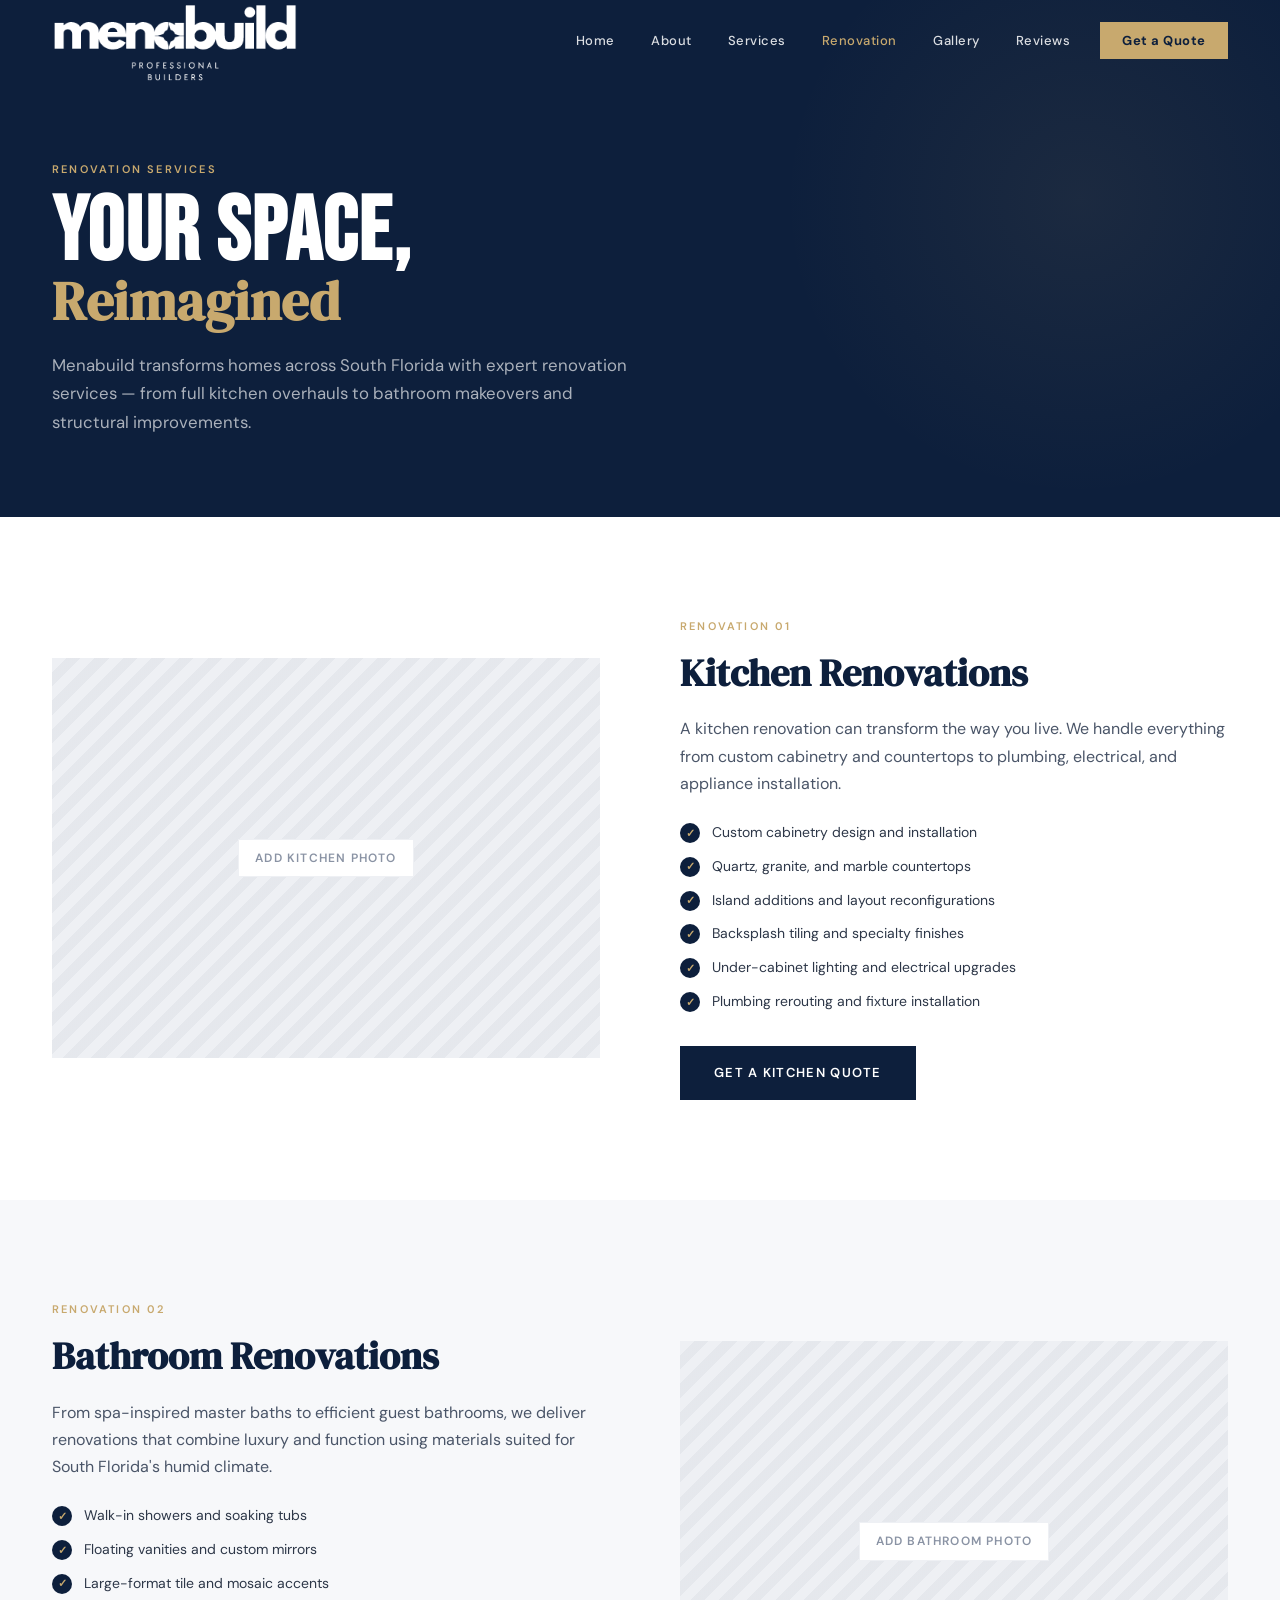
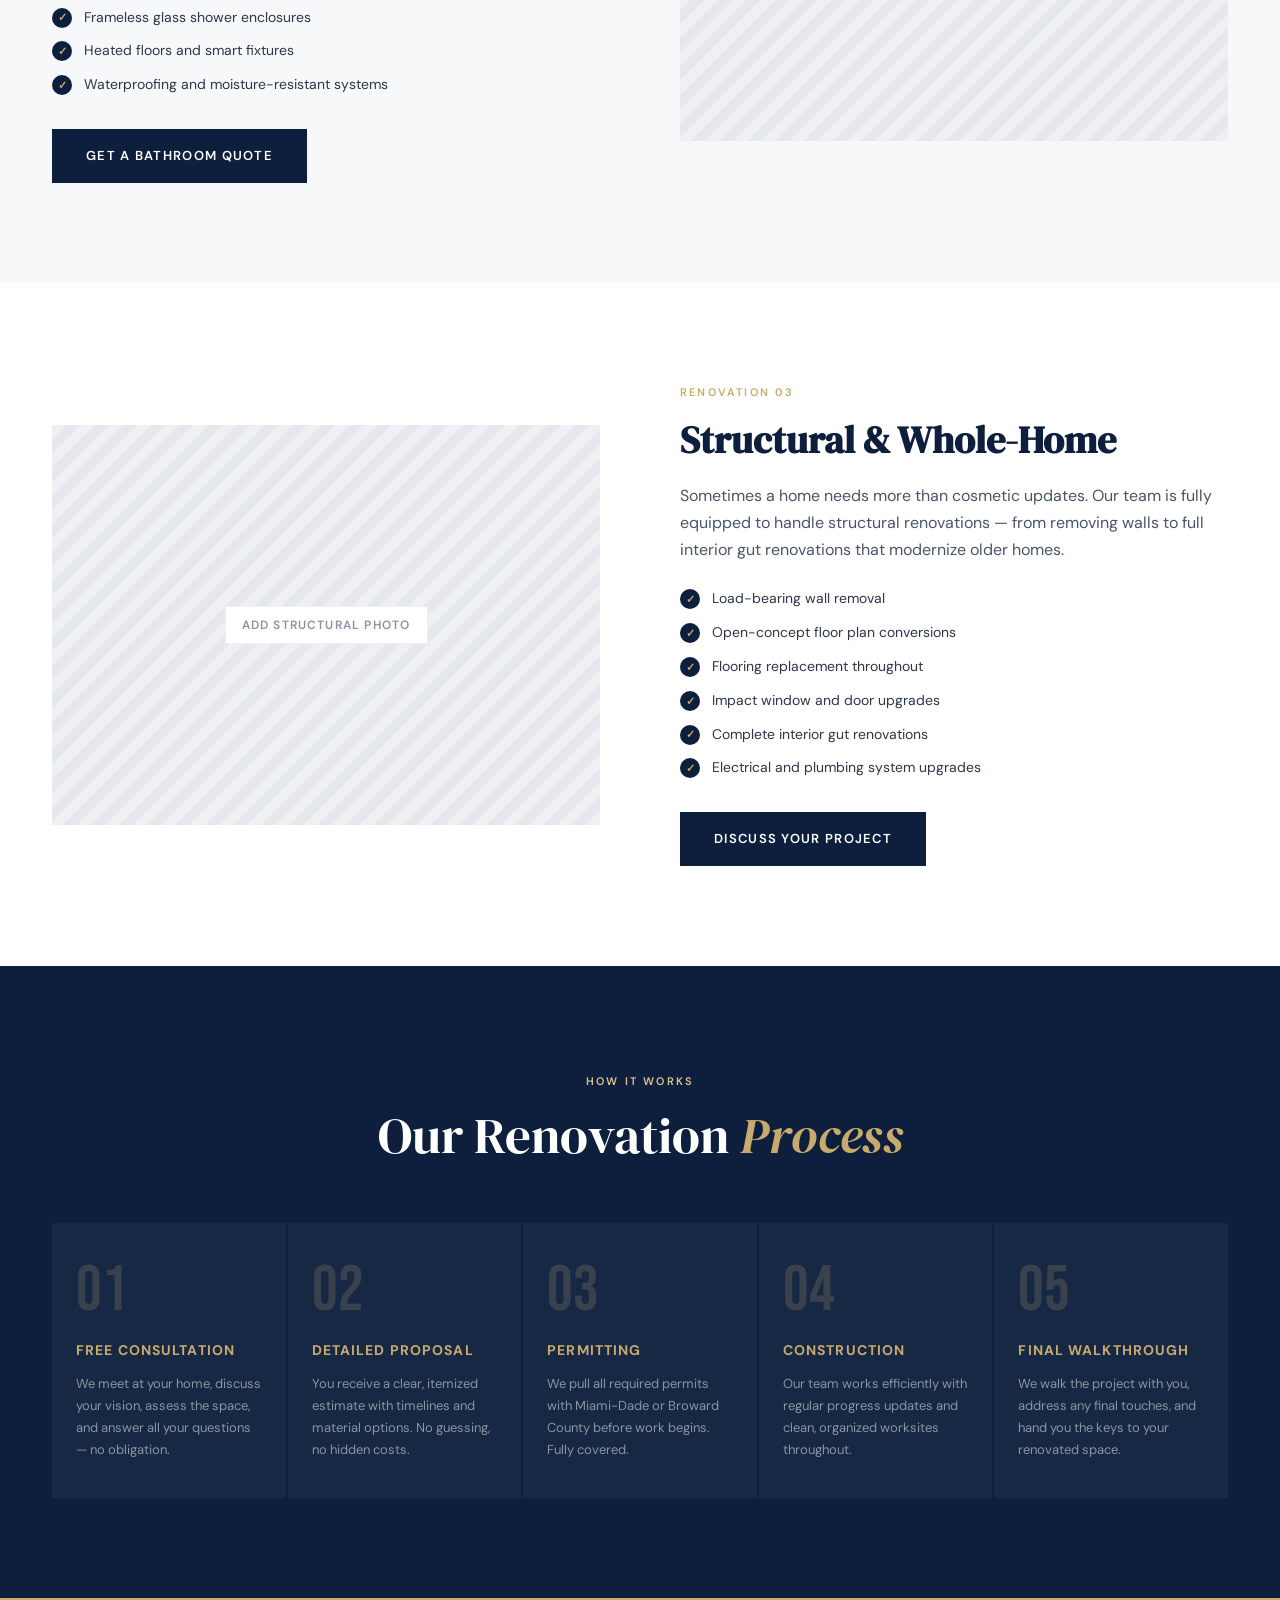
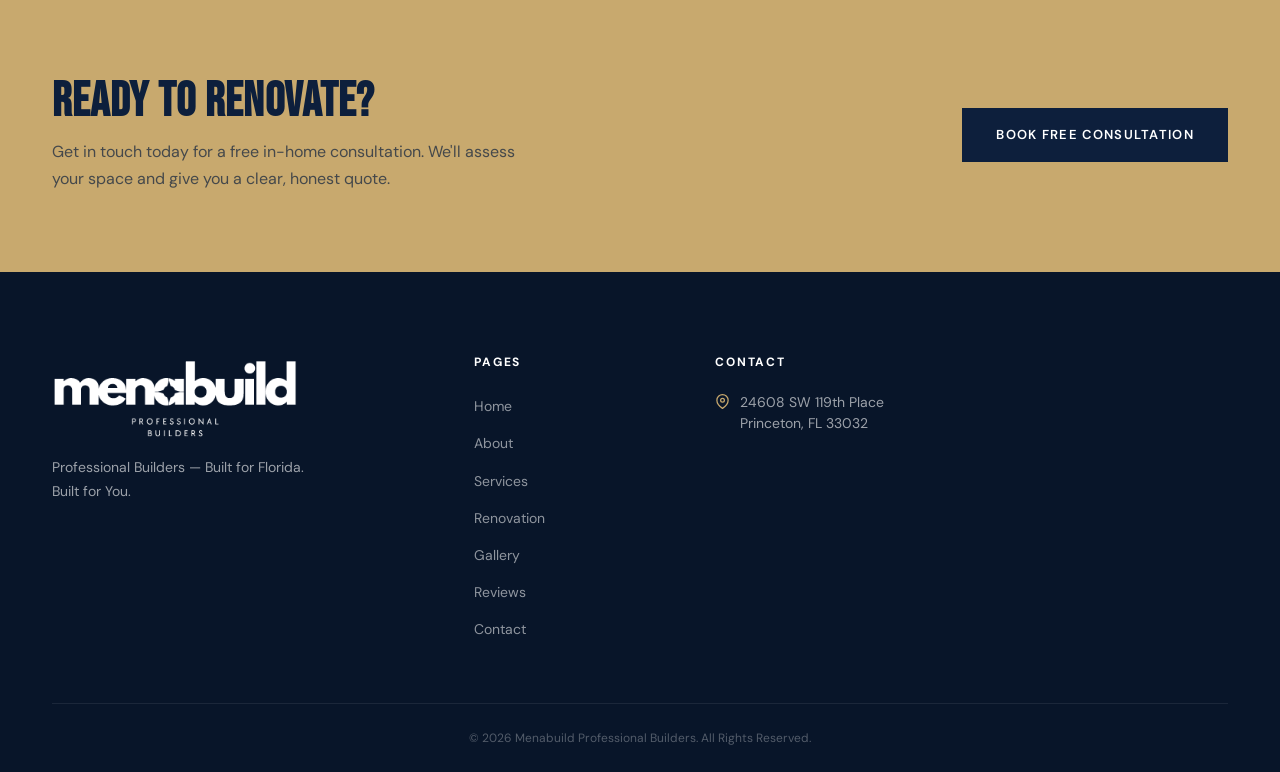
<file: renovation.html>
<!DOCTYPE html>
<html lang="en">
<head>
  <meta charset="UTF-8" /><meta name="viewport" content="width=device-width, initial-scale=1.0" />
  <title>Home Renovation Services Miami | Menabuild</title>
  <meta name="description" content="Expert home renovation services in South Florida. Kitchen remodels, bathroom renovations, structural upgrades and more. Get a free quote from Menabuild." />
  <link rel="stylesheet" href="style.css" />
  <link href="https://fonts.googleapis.com/css2?family=Bebas+Neue&family=DM+Sans:wght@300;400;500;600&family=DM+Serif+Display:ital@0;1&display=swap" rel="stylesheet" />
</head>
<body>
  <nav class="nav nav--scrolled" id="nav">
    <div class="nav__inner">
      <a href="index.html" class="nav__logo"><img src="images/logo.png" alt="Menabuild" /></a>
      <button class="nav__burger" id="burger"><span></span><span></span><span></span></button>
      <ul class="nav__links" id="navLinks">
        <li><a href="index.html">Home</a></li><li><a href="about.html">About</a></li>
        <li><a href="services.html">Services</a></li><li><a href="renovation.html" class="active">Renovation</a></li>
        <li><a href="gallery.html">Gallery</a></li><li><a href="reviews.html">Reviews</a></li>
        <li><a href="contact.html" class="nav__cta">Get a Quote</a></li>
      </ul>
    </div>
  </nav>

  <section class="page-hero">
    <div class="container">
      <span class="eyebrow page-hero__eyebrow">Renovation Services</span>
      <h1 class="page-hero__title">Your Space,<span>Reimagined</span></h1>
      <p class="page-hero__sub">Menabuild transforms homes across South Florida with expert renovation services — from full kitchen overhauls to bathroom makeovers and structural improvements.</p>
    </div>
  </section>

  <!-- KITCHEN -->
  <section class="service-detail">
    <div class="container">
      <div class="service-detail__grid">
        <div class="service-detail__img img-placeholder img-placeholder--wide"><span>Add Kitchen Photo</span></div>
        <div class="service-detail__content">
          <span class="eyebrow">Renovation 01</span>
          <h2>Kitchen Renovations</h2>
          <p>A kitchen renovation can transform the way you live. We handle everything from custom cabinetry and countertops to plumbing, electrical, and appliance installation.</p>
          <ul class="service-detail__list">
            <li>Custom cabinetry design and installation</li>
            <li>Quartz, granite, and marble countertops</li>
            <li>Island additions and layout reconfigurations</li>
            <li>Backsplash tiling and specialty finishes</li>
            <li>Under-cabinet lighting and electrical upgrades</li>
            <li>Plumbing rerouting and fixture installation</li>
          </ul>
          <a href="contact.html" class="btn btn--navy">Get a Kitchen Quote</a>
        </div>
      </div>
    </div>
  </section>

  <!-- BATHROOM -->
  <section class="service-detail">
    <div class="container">
      <div class="service-detail__grid">
        <div class="service-detail__content">
          <span class="eyebrow">Renovation 02</span>
          <h2>Bathroom Renovations</h2>
          <p>From spa-inspired master baths to efficient guest bathrooms, we deliver renovations that combine luxury and function using materials suited for South Florida's humid climate.</p>
          <ul class="service-detail__list">
            <li>Walk-in showers and soaking tubs</li>
            <li>Floating vanities and custom mirrors</li>
            <li>Large-format tile and mosaic accents</li>
            <li>Frameless glass shower enclosures</li>
            <li>Heated floors and smart fixtures</li>
            <li>Waterproofing and moisture-resistant systems</li>
          </ul>
          <a href="contact.html" class="btn btn--navy">Get a Bathroom Quote</a>
        </div>
        <div class="service-detail__img img-placeholder img-placeholder--wide"><span>Add Bathroom Photo</span></div>
      </div>
    </div>
  </section>

  <!-- STRUCTURAL -->
  <section class="service-detail">
    <div class="container">
      <div class="service-detail__grid">
        <div class="service-detail__img img-placeholder img-placeholder--wide"><span>Add Structural Photo</span></div>
        <div class="service-detail__content">
          <span class="eyebrow">Renovation 03</span>
          <h2>Structural & Whole-Home</h2>
          <p>Sometimes a home needs more than cosmetic updates. Our team is fully equipped to handle structural renovations — from removing walls to full interior gut renovations that modernize older homes.</p>
          <ul class="service-detail__list">
            <li>Load-bearing wall removal</li>
            <li>Open-concept floor plan conversions</li>
            <li>Flooring replacement throughout</li>
            <li>Impact window and door upgrades</li>
            <li>Complete interior gut renovations</li>
            <li>Electrical and plumbing system upgrades</li>
          </ul>
          <a href="contact.html" class="btn btn--navy">Discuss Your Project</a>
        </div>
      </div>
    </div>
  </section>

  <!-- PROCESS -->
  <section class="process">
    <div class="container">
      <div class="section-header">
        <span class="eyebrow eyebrow--light">How It Works</span>
        <h2 class="section-title section-title--light">Our Renovation <em>Process</em></h2>
      </div>
      <div class="process__grid">
        <div class="process-step"><div class="process-step__num">01</div><h3>Free Consultation</h3><p>We meet at your home, discuss your vision, assess the space, and answer all your questions — no obligation.</p></div>
        <div class="process-step"><div class="process-step__num">02</div><h3>Detailed Proposal</h3><p>You receive a clear, itemized estimate with timelines and material options. No guessing, no hidden costs.</p></div>
        <div class="process-step"><div class="process-step__num">03</div><h3>Permitting</h3><p>We pull all required permits with Miami-Dade or Broward County before work begins. Fully covered.</p></div>
        <div class="process-step"><div class="process-step__num">04</div><h3>Construction</h3><p>Our team works efficiently with regular progress updates and clean, organized worksites throughout.</p></div>
        <div class="process-step"><div class="process-step__num">05</div><h3>Final Walkthrough</h3><p>We walk the project with you, address any final touches, and hand you the keys to your renovated space.</p></div>
      </div>
    </div>
  </section>

  <section class="cta-band">
    <div class="container">
      <div class="cta-band__inner">
        <div class="cta-band__text"><h2>Ready to Renovate?</h2><p>Get in touch today for a free in-home consultation. We'll assess your space and give you a clear, honest quote.</p></div>
        <div class="cta-band__btns"><a href="contact.html" class="btn btn--navy">Book Free Consultation</a></div>
      </div>
    </div>
  </section>

  <footer class="footer">
    <div class="container">
      <div class="footer__grid">
        <div class="footer__brand"><img src="images/logo.png" alt="Menabuild" class="footer__logo" /><p>Professional Builders — Built for Florida. Built for You.</p></div>
        <div class="footer__col"><h4>Pages</h4><ul><li><a href="index.html">Home</a></li><li><a href="about.html">About</a></li><li><a href="services.html">Services</a></li><li><a href="renovation.html">Renovation</a></li><li><a href="gallery.html">Gallery</a></li><li><a href="reviews.html">Reviews</a></li><li><a href="contact.html">Contact</a></li></ul></div>
        <div class="footer__col"><h4>Contact</h4><ul class="footer__contact"><li><svg viewBox="0 0 24 24" fill="none" stroke="currentColor" stroke-width="2"><path d="M21 10c0 7-9 13-9 13s-9-6-9-13a9 9 0 0118 0z"/><circle cx="12" cy="10" r="3"/></svg>24608 SW 119th Place<br/>Princeton, FL 33032</li></ul></div>
      </div>
      <div class="footer__bottom"><p>© 2026 Menabuild Professional Builders. All Rights Reserved.</p></div>
    </div>
  </footer>
  <script src="script.js"></script>
</body>
</html>
</file>
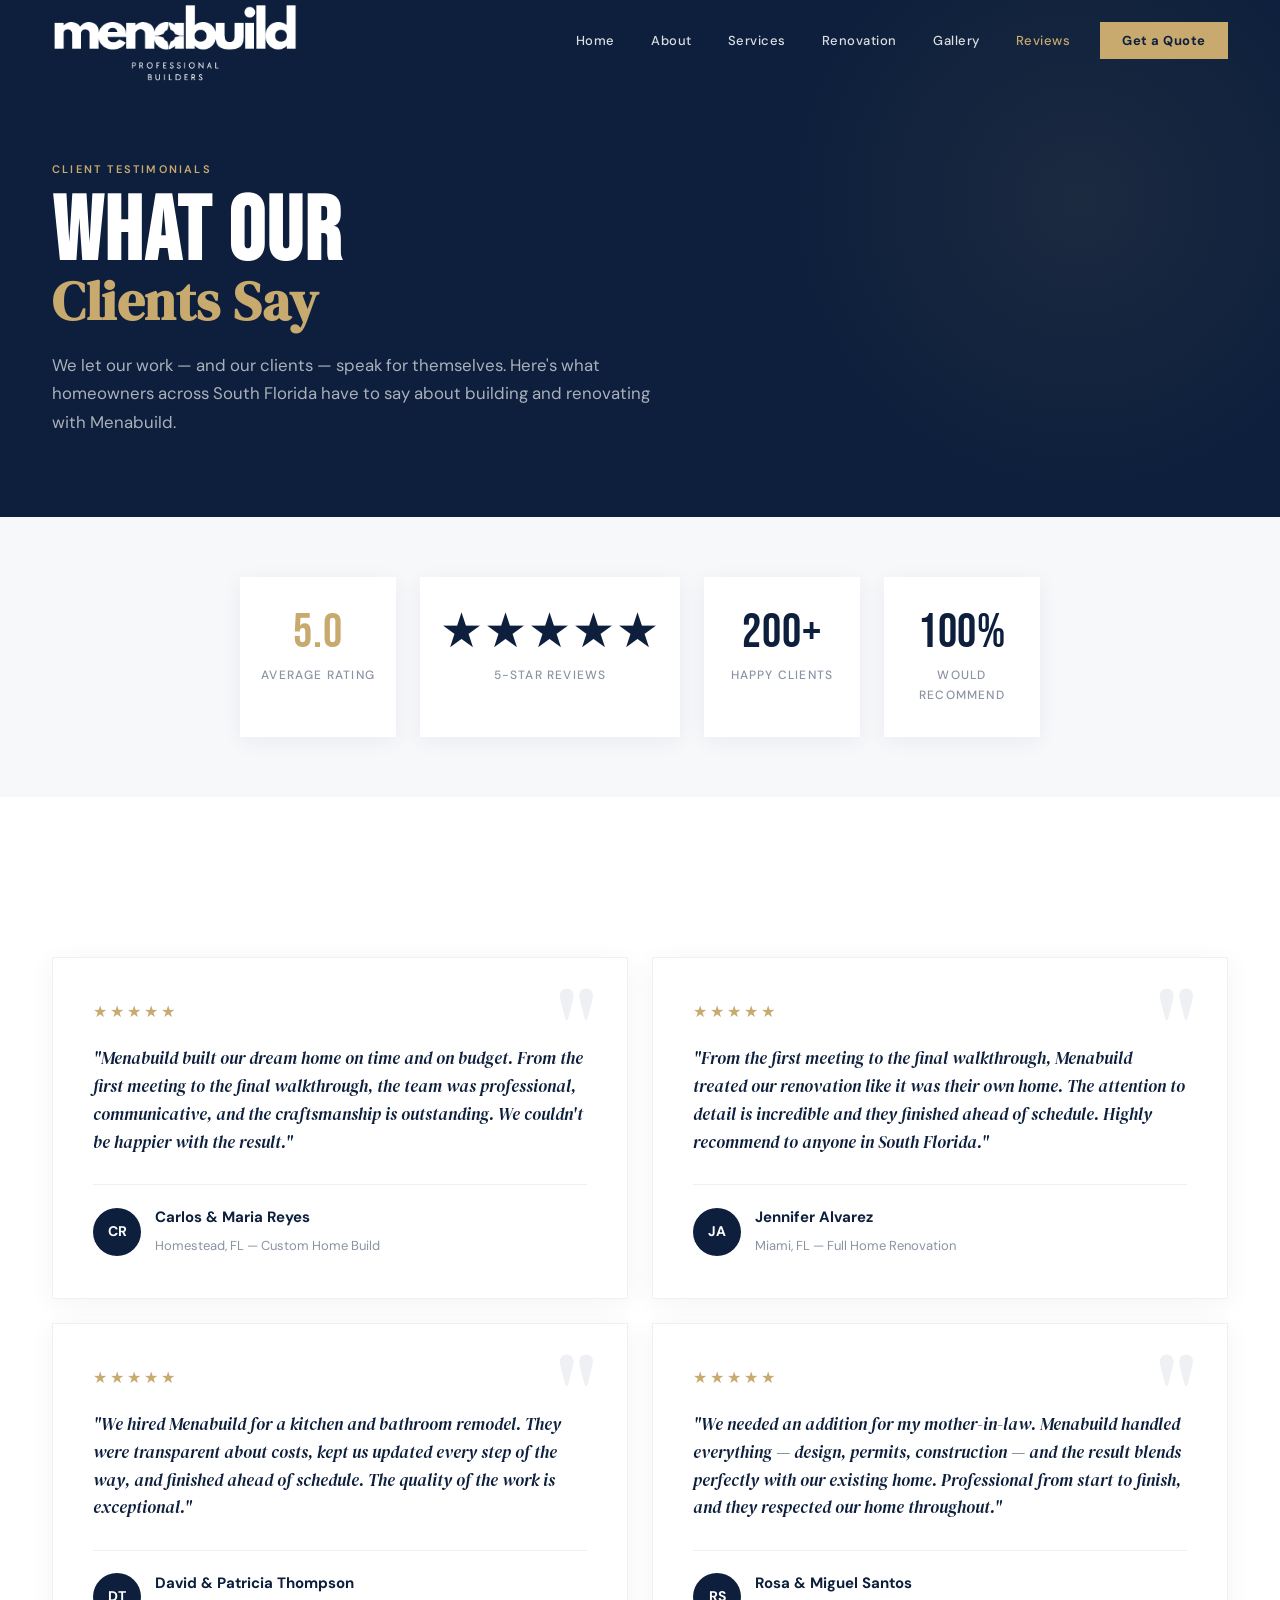
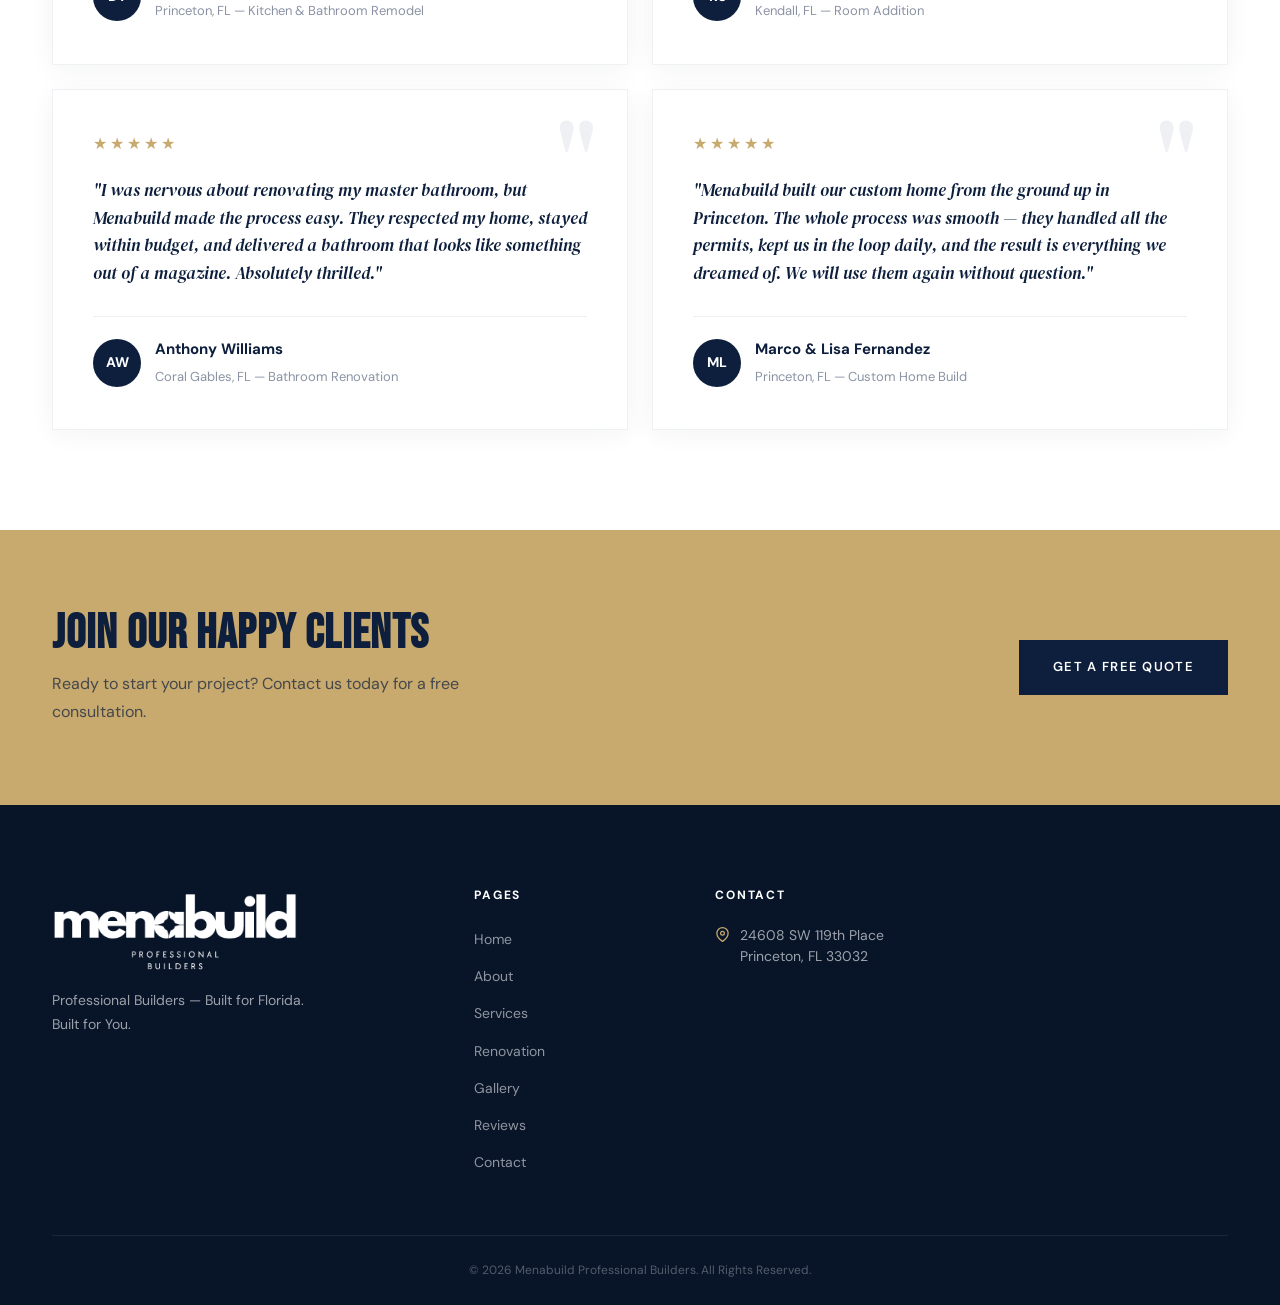
<file: reviews.html>
<!DOCTYPE html>
<html lang="en">
<head>
  <meta charset="UTF-8" /><meta name="viewport" content="width=device-width, initial-scale=1.0" />
  <title>Client Reviews | Menabuild Professional Builders</title>
  <link rel="stylesheet" href="style.css" />
  <link href="https://fonts.googleapis.com/css2?family=Bebas+Neue&family=DM+Sans:wght@300;400;500;600&family=DM+Serif+Display:ital@0;1&display=swap" rel="stylesheet" />
</head>
<body>
  <nav class="nav nav--scrolled" id="nav">
    <div class="nav__inner">
      <a href="index.html" class="nav__logo"><img src="images/logo.png" alt="Menabuild" /></a>
      <button class="nav__burger" id="burger"><span></span><span></span><span></span></button>
      <ul class="nav__links" id="navLinks">
        <li><a href="index.html">Home</a></li><li><a href="about.html">About</a></li>
        <li><a href="services.html">Services</a></li><li><a href="renovation.html">Renovation</a></li>
        <li><a href="gallery.html">Gallery</a></li><li><a href="reviews.html" class="active">Reviews</a></li>
        <li><a href="contact.html" class="nav__cta">Get a Quote</a></li>
      </ul>
    </div>
  </nav>

  <section class="page-hero">
    <div class="container">
      <span class="eyebrow page-hero__eyebrow">Client Testimonials</span>
      <h1 class="page-hero__title">What Our<span>Clients Say</span></h1>
      <p class="page-hero__sub">We let our work — and our clients — speak for themselves. Here's what homeowners across South Florida have to say about building and renovating with Menabuild.</p>
    </div>
  </section>

  <!-- RATING SUMMARY -->
  <section style="background:var(--off-white);padding:60px 0;">
    <div class="container">
      <div class="stats__grid" style="max-width:800px;margin:0 auto;background:transparent;gap:24px;">
        <div class="stats__item" style="background:var(--white);box-shadow:0 4px 20px rgba(13,31,60,0.06);">
          <span class="stats__number" style="color:var(--gold)">5.0</span>
          <span class="stats__label" style="color:var(--mid-gray)">Average Rating</span>
        </div>
        <div class="stats__item" style="background:var(--white);box-shadow:0 4px 20px rgba(13,31,60,0.06);">
          <span class="stats__number" style="color:var(--navy)">★★★★★</span>
          <span class="stats__label" style="color:var(--mid-gray)">5-Star Reviews</span>
        </div>
        <div class="stats__item" style="background:var(--white);box-shadow:0 4px 20px rgba(13,31,60,0.06);">
          <span class="stats__number" style="color:var(--navy)">200+</span>
          <span class="stats__label" style="color:var(--mid-gray)">Happy Clients</span>
        </div>
        <div class="stats__item" style="background:var(--white);box-shadow:0 4px 20px rgba(13,31,60,0.06);">
          <span class="stats__number" style="color:var(--navy)">100%</span>
          <span class="stats__label" style="color:var(--mid-gray)">Would Recommend</span>
        </div>
      </div>
    </div>
  </section>

  <section class="section">
    <div class="container">
      <div class="reviews-grid">
        <div class="review-card">
          <div class="review-card__stars">★★★★★</div>
          <p class="review-card__quote">"Menabuild built our dream home on time and on budget. From the first meeting to the final walkthrough, the team was professional, communicative, and the craftsmanship is outstanding. We couldn't be happier with the result."</p>
          <div class="review-card__meta"><div class="review-card__avatar">CR</div><div><strong>Carlos & Maria Reyes</strong><span>Homestead, FL — Custom Home Build</span></div></div>
        </div>
        <div class="review-card">
          <div class="review-card__stars">★★★★★</div>
          <p class="review-card__quote">"From the first meeting to the final walkthrough, Menabuild treated our renovation like it was their own home. The attention to detail is incredible and they finished ahead of schedule. Highly recommend to anyone in South Florida."</p>
          <div class="review-card__meta"><div class="review-card__avatar">JA</div><div><strong>Jennifer Alvarez</strong><span>Miami, FL — Full Home Renovation</span></div></div>
        </div>
        <div class="review-card">
          <div class="review-card__stars">★★★★★</div>
          <p class="review-card__quote">"We hired Menabuild for a kitchen and bathroom remodel. They were transparent about costs, kept us updated every step of the way, and finished ahead of schedule. The quality of the work is exceptional."</p>
          <div class="review-card__meta"><div class="review-card__avatar">DT</div><div><strong>David & Patricia Thompson</strong><span>Princeton, FL — Kitchen & Bathroom Remodel</span></div></div>
        </div>
        <div class="review-card">
          <div class="review-card__stars">★★★★★</div>
          <p class="review-card__quote">"We needed an addition for my mother-in-law. Menabuild handled everything — design, permits, construction — and the result blends perfectly with our existing home. Professional from start to finish, and they respected our home throughout."</p>
          <div class="review-card__meta"><div class="review-card__avatar">RS</div><div><strong>Rosa & Miguel Santos</strong><span>Kendall, FL — Room Addition</span></div></div>
        </div>
        <div class="review-card">
          <div class="review-card__stars">★★★★★</div>
          <p class="review-card__quote">"I was nervous about renovating my master bathroom, but Menabuild made the process easy. They respected my home, stayed within budget, and delivered a bathroom that looks like something out of a magazine. Absolutely thrilled."</p>
          <div class="review-card__meta"><div class="review-card__avatar">AW</div><div><strong>Anthony Williams</strong><span>Coral Gables, FL — Bathroom Renovation</span></div></div>
        </div>
        <div class="review-card">
          <div class="review-card__stars">★★★★★</div>
          <p class="review-card__quote">"Menabuild built our custom home from the ground up in Princeton. The whole process was smooth — they handled all the permits, kept us in the loop daily, and the result is everything we dreamed of. We will use them again without question."</p>
          <div class="review-card__meta"><div class="review-card__avatar">ML</div><div><strong>Marco & Lisa Fernandez</strong><span>Princeton, FL — Custom Home Build</span></div></div>
        </div>
      </div>
    </div>
  </section>

  <section class="cta-band">
    <div class="container">
      <div class="cta-band__inner">
        <div class="cta-band__text"><h2>Join Our Happy Clients</h2><p>Ready to start your project? Contact us today for a free consultation.</p></div>
        <div class="cta-band__btns"><a href="contact.html" class="btn btn--navy">Get a Free Quote</a></div>
      </div>
    </div>
  </section>

  <footer class="footer"><div class="container"><div class="footer__grid"><div class="footer__brand"><img src="images/logo.png" alt="Menabuild" class="footer__logo" /><p>Professional Builders — Built for Florida. Built for You.</p></div><div class="footer__col"><h4>Pages</h4><ul><li><a href="index.html">Home</a></li><li><a href="about.html">About</a></li><li><a href="services.html">Services</a></li><li><a href="renovation.html">Renovation</a></li><li><a href="gallery.html">Gallery</a></li><li><a href="reviews.html">Reviews</a></li><li><a href="contact.html">Contact</a></li></ul></div><div class="footer__col"><h4>Contact</h4><ul class="footer__contact"><li><svg viewBox="0 0 24 24" fill="none" stroke="currentColor" stroke-width="2"><path d="M21 10c0 7-9 13-9 13s-9-6-9-13a9 9 0 0118 0z"/><circle cx="12" cy="10" r="3"/></svg>24608 SW 119th Place<br/>Princeton, FL 33032</li></ul></div></div><div class="footer__bottom"><p>© 2026 Menabuild Professional Builders. All Rights Reserved.</p></div></div></footer>
  <script src="script.js"></script>
</body>
</html>
</file>
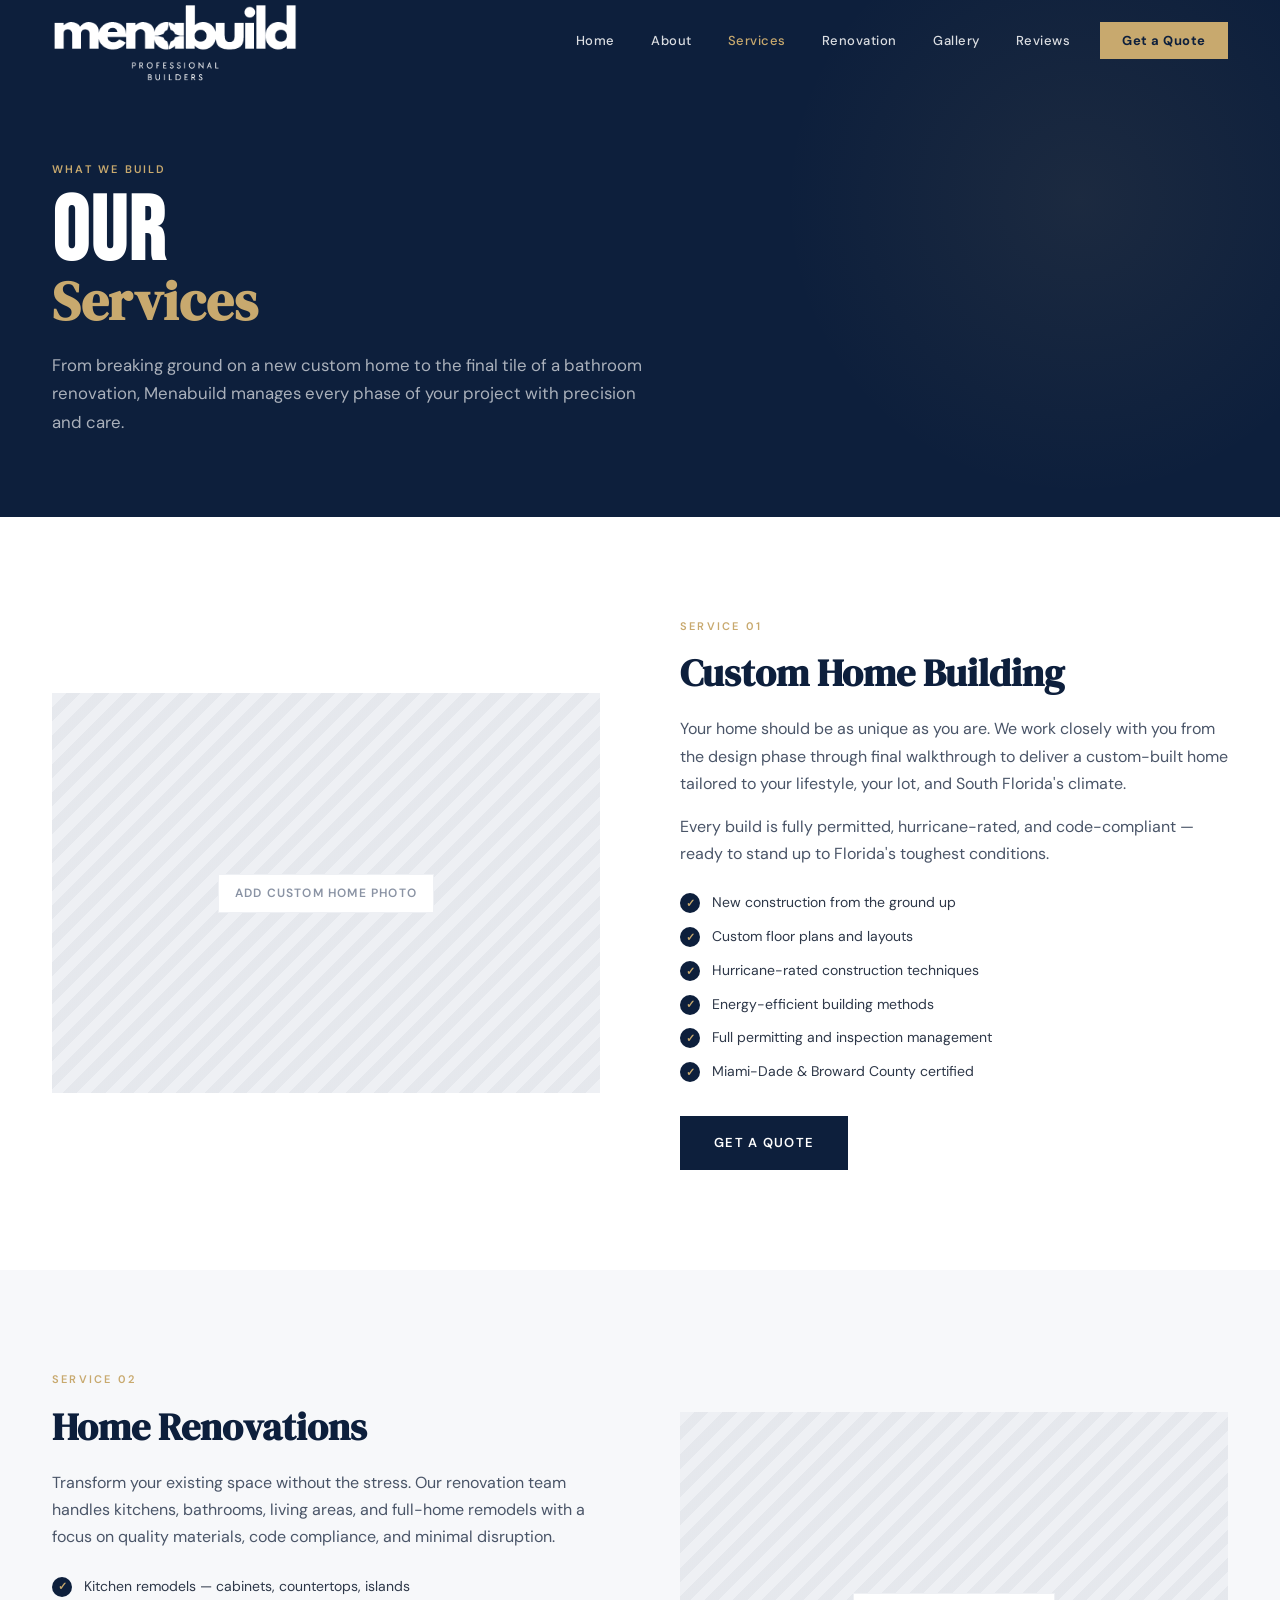
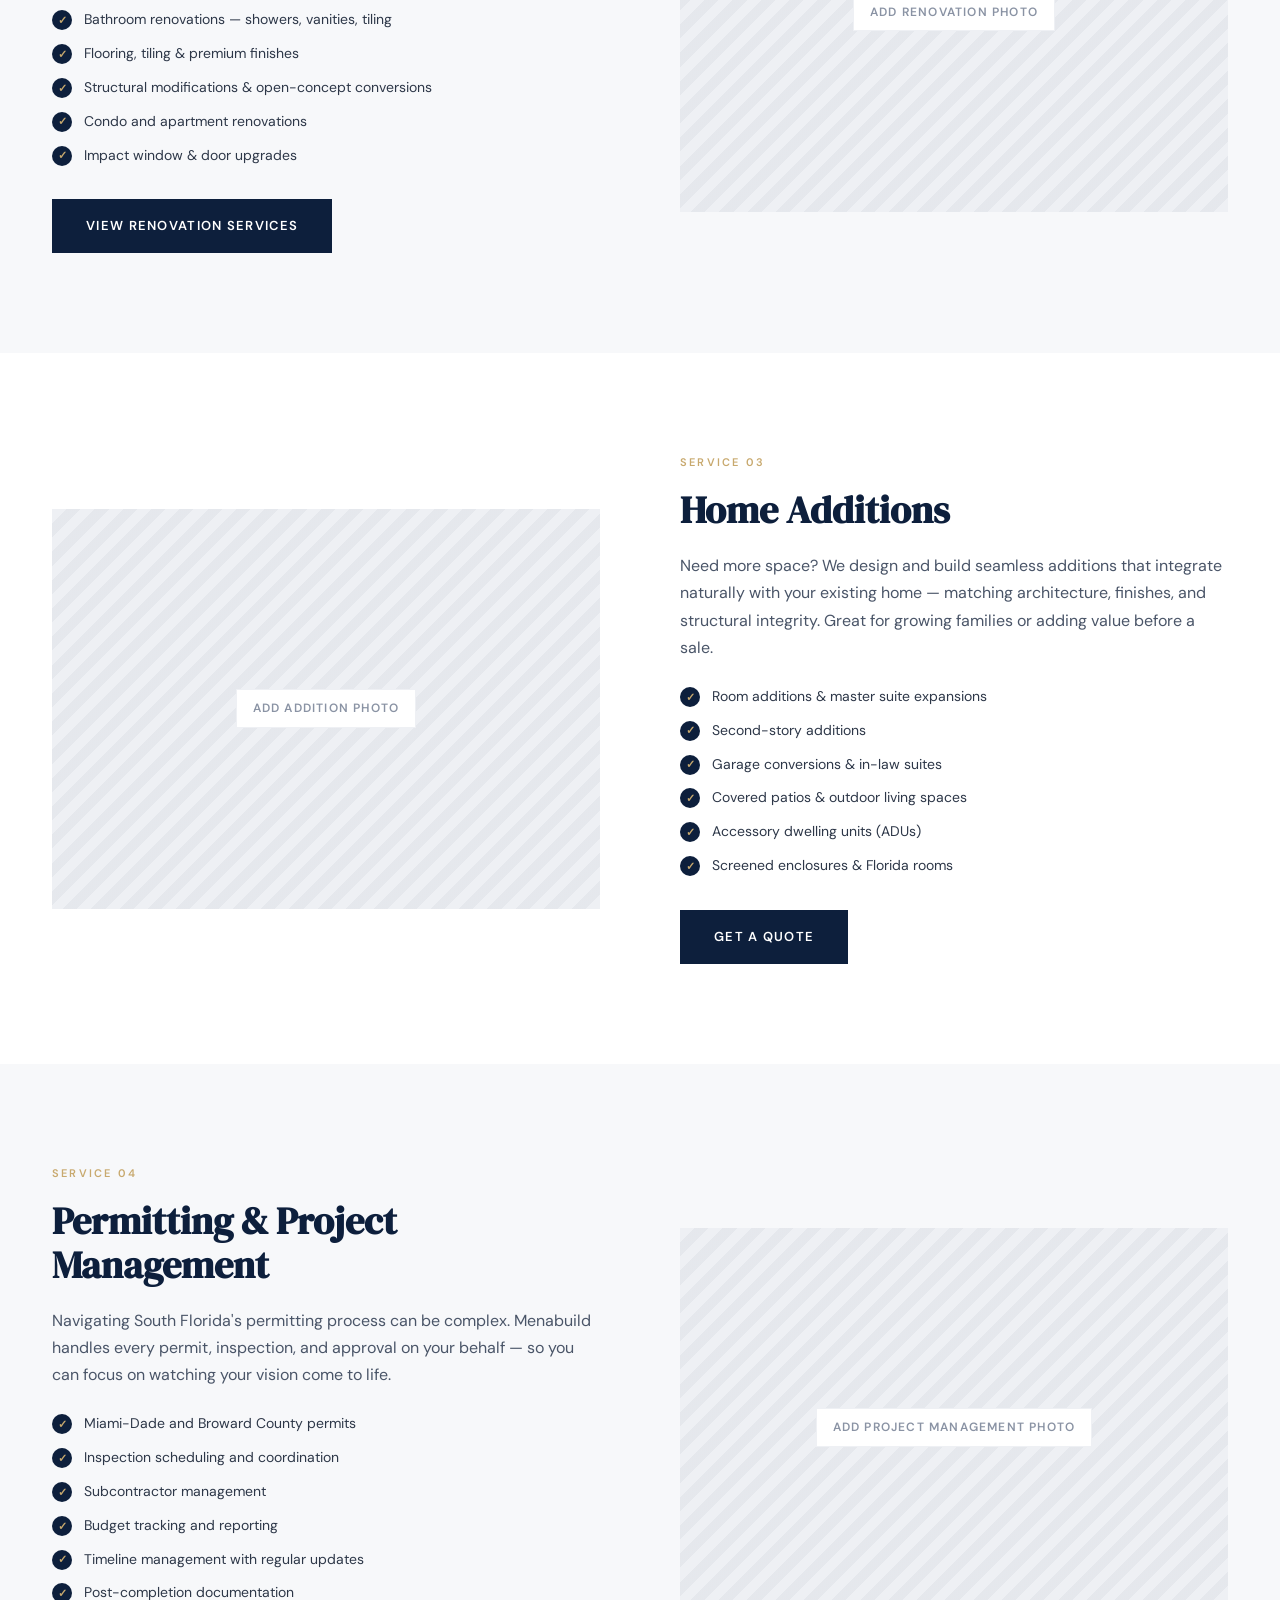
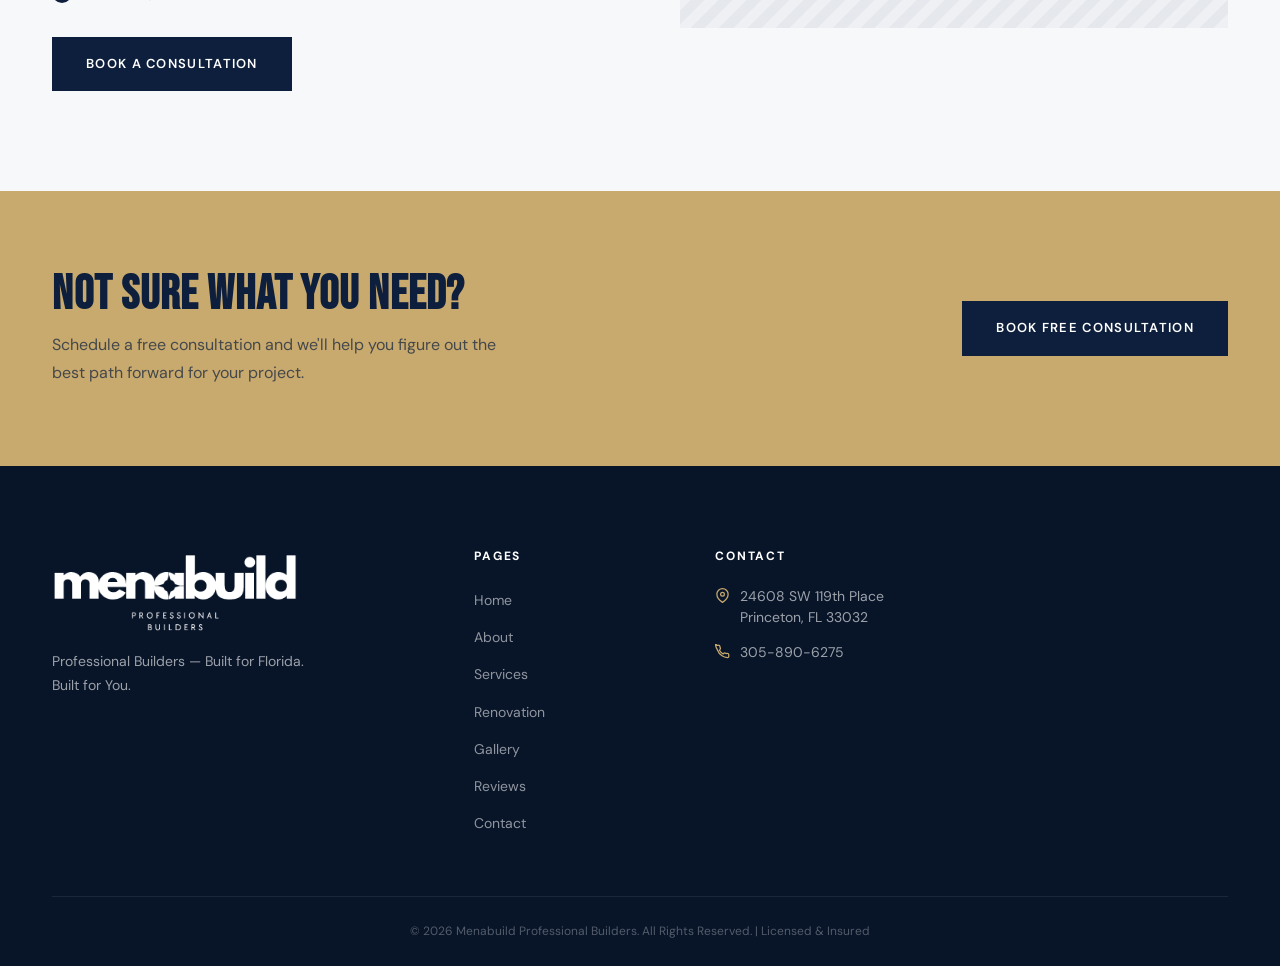
<file: services.html>
<!DOCTYPE html>
<html lang="en">
<head>
  <meta charset="UTF-8" /><meta name="viewport" content="width=device-width, initial-scale=1.0" />
  <title>Construction Services | Custom Homes, Renovations & Additions | Menabuild</title>
  <meta name="description" content="Menabuild offers custom home building, full renovations, room additions, and permitting services across Miami-Dade and Broward County, FL." />
  <link rel="stylesheet" href="style.css" />
  <link href="https://fonts.googleapis.com/css2?family=Bebas+Neue&family=DM+Sans:wght@300;400;500;600&family=DM+Serif+Display:ital@0;1&display=swap" rel="stylesheet" />
</head>
<body>
  <nav class="nav nav--scrolled" id="nav">
    <div class="nav__inner">
      <a href="index.html" class="nav__logo"><img src="images/logo.png" alt="Menabuild" /></a>
      <button class="nav__burger" id="burger"><span></span><span></span><span></span></button>
      <ul class="nav__links" id="navLinks">
        <li><a href="index.html">Home</a></li><li><a href="about.html">About</a></li>
        <li><a href="services.html" class="active">Services</a></li><li><a href="renovation.html">Renovation</a></li>
        <li><a href="gallery.html">Gallery</a></li><li><a href="reviews.html">Reviews</a></li>
        <li><a href="contact.html" class="nav__cta">Get a Quote</a></li>
      </ul>
    </div>
  </nav>

  <section class="page-hero">
    <div class="container">
      <span class="eyebrow page-hero__eyebrow">What We Build</span>
      <h1 class="page-hero__title">Our<span>Services</span></h1>
      <p class="page-hero__sub">From breaking ground on a new custom home to the final tile of a bathroom renovation, Menabuild manages every phase of your project with precision and care.</p>
    </div>
  </section>

  <!-- SERVICE 1: Custom Homes -->
  <section class="service-detail">
    <div class="container">
      <div class="service-detail__grid">
        <div class="service-detail__img img-placeholder img-placeholder--wide"><span>Add Custom Home Photo</span></div>
        <div class="service-detail__content">
          <span class="eyebrow">Service 01</span>
          <h2>Custom Home Building</h2>
          <p>Your home should be as unique as you are. We work closely with you from the design phase through final walkthrough to deliver a custom-built home tailored to your lifestyle, your lot, and South Florida's climate.</p>
          <p>Every build is fully permitted, hurricane-rated, and code-compliant — ready to stand up to Florida's toughest conditions.</p>
          <ul class="service-detail__list">
            <li>New construction from the ground up</li>
            <li>Custom floor plans and layouts</li>
            <li>Hurricane-rated construction techniques</li>
            <li>Energy-efficient building methods</li>
            <li>Full permitting and inspection management</li>
            <li>Miami-Dade & Broward County certified</li>
          </ul>
          <a href="contact.html" class="btn btn--navy">Get a Quote</a>
        </div>
      </div>
    </div>
  </section>

  <!-- SERVICE 2: Renovations -->
  <section class="service-detail">
    <div class="container">
      <div class="service-detail__grid">
        <div class="service-detail__content">
          <span class="eyebrow">Service 02</span>
          <h2>Home Renovations</h2>
          <p>Transform your existing space without the stress. Our renovation team handles kitchens, bathrooms, living areas, and full-home remodels with a focus on quality materials, code compliance, and minimal disruption.</p>
          <ul class="service-detail__list">
            <li>Kitchen remodels — cabinets, countertops, islands</li>
            <li>Bathroom renovations — showers, vanities, tiling</li>
            <li>Flooring, tiling & premium finishes</li>
            <li>Structural modifications & open-concept conversions</li>
            <li>Condo and apartment renovations</li>
            <li>Impact window & door upgrades</li>
          </ul>
          <a href="renovation.html" class="btn btn--navy">View Renovation Services</a>
        </div>
        <div class="service-detail__img img-placeholder img-placeholder--wide"><span>Add Renovation Photo</span></div>
      </div>
    </div>
  </section>

  <!-- SERVICE 3: Additions -->
  <section class="service-detail">
    <div class="container">
      <div class="service-detail__grid">
        <div class="service-detail__img img-placeholder img-placeholder--wide"><span>Add Addition Photo</span></div>
        <div class="service-detail__content">
          <span class="eyebrow">Service 03</span>
          <h2>Home Additions</h2>
          <p>Need more space? We design and build seamless additions that integrate naturally with your existing home — matching architecture, finishes, and structural integrity. Great for growing families or adding value before a sale.</p>
          <ul class="service-detail__list">
            <li>Room additions & master suite expansions</li>
            <li>Second-story additions</li>
            <li>Garage conversions & in-law suites</li>
            <li>Covered patios & outdoor living spaces</li>
            <li>Accessory dwelling units (ADUs)</li>
            <li>Screened enclosures & Florida rooms</li>
          </ul>
          <a href="contact.html" class="btn btn--navy">Get a Quote</a>
        </div>
      </div>
    </div>
  </section>

  <!-- SERVICE 4: Permitting -->
  <section class="service-detail">
    <div class="container">
      <div class="service-detail__grid">
        <div class="service-detail__content">
          <span class="eyebrow">Service 04</span>
          <h2>Permitting & Project Management</h2>
          <p>Navigating South Florida's permitting process can be complex. Menabuild handles every permit, inspection, and approval on your behalf — so you can focus on watching your vision come to life.</p>
          <ul class="service-detail__list">
            <li>Miami-Dade and Broward County permits</li>
            <li>Inspection scheduling and coordination</li>
            <li>Subcontractor management</li>
            <li>Budget tracking and reporting</li>
            <li>Timeline management with regular updates</li>
            <li>Post-completion documentation</li>
          </ul>
          <a href="contact.html" class="btn btn--navy">Book a Consultation</a>
        </div>
        <div class="service-detail__img img-placeholder img-placeholder--wide"><span>Add Project Management Photo</span></div>
      </div>
    </div>
  </section>

  <section class="cta-band">
    <div class="container">
      <div class="cta-band__inner">
        <div class="cta-band__text"><h2>Not Sure What You Need?</h2><p>Schedule a free consultation and we'll help you figure out the best path forward for your project.</p></div>
        <div class="cta-band__btns"><a href="contact.html" class="btn btn--navy">Book Free Consultation</a></div>
      </div>
    </div>
  </section>

  <footer class="footer">
    <div class="container">
      <div class="footer__grid">
        <div class="footer__brand"><img src="images/logo.png" alt="Menabuild" class="footer__logo" /><p>Professional Builders — Built for Florida. Built for You.</p></div>
        <div class="footer__col"><h4>Pages</h4><ul><li><a href="index.html">Home</a></li><li><a href="about.html">About</a></li><li><a href="services.html">Services</a></li><li><a href="renovation.html">Renovation</a></li><li><a href="gallery.html">Gallery</a></li><li><a href="reviews.html">Reviews</a></li><li><a href="contact.html">Contact</a></li></ul></div>
        <div class="footer__col"><h4>Contact</h4><ul class="footer__contact"><li><svg viewBox="0 0 24 24" fill="none" stroke="currentColor" stroke-width="2"><path d="M21 10c0 7-9 13-9 13s-9-6-9-13a9 9 0 0118 0z"/><circle cx="12" cy="10" r="3"/></svg>24608 SW 119th Place<br/>Princeton, FL 33032</li><li><svg viewBox="0 0 24 24" fill="none" stroke="currentColor" stroke-width="2"><path d="M22 16.92v3a2 2 0 01-2.18 2 19.79 19.79 0 01-8.63-3.07A19.5 19.5 0 013.87 9.5a19.79 19.79 0 01-3.07-8.67A2 2 0 012.82 2h3a2 2 0 012 1.72c.127.96.361 1.903.7 2.81a2 2 0 01-.45 2.11L7.09 9.91a16 16 0 006 6l.91-.91a2 2 0 012.11-.45c.907.339 1.85.573 2.81.7A2 2 0 0122 16.92z"/></svg>305-890-6275</li></ul></div>
      </div>
      <div class="footer__bottom"><p>© 2026 Menabuild Professional Builders. All Rights Reserved. | Licensed & Insured</p></div>
    </div>
  </footer>
  <script src="script.js"></script>
</body>
</html>
</file>
<file: style.css>
/* ────────────────────────────────────────────────────────
   MENABUILD PROFESSIONAL BUILDERS — MAIN STYLESHEET
   Brand color: #0D1F3C (navy) | Accent: #C8A96E (gold)
──────────────────────────────────────────────────────── */

/* ── RESET & VARIABLES ── */
*, *::before, *::after { box-sizing: border-box; margin: 0; padding: 0; }

:root {
  --navy:       #0D1F3C;
  --navy-dark:  #081529;
  --navy-mid:   #162d52;
  --gold:       #C8A96E;
  --gold-light: #dfc28e;
  --white:      #FFFFFF;
  --off-white:  #F7F8FA;
  --light-gray: #EEF0F4;
  --mid-gray:   #8A93A4;
  --dark-gray:  #2D3748;
  --text:       #1A2332;
  --font-display: 'Bebas Neue', sans-serif;
  --font-serif:   'DM Serif Display', serif;
  --font-body:    'DM Sans', sans-serif;
  --max-w: 1240px;
  --radius: 4px;
  --transition: 0.3s cubic-bezier(0.4,0,0.2,1);
}

html { scroll-behavior: smooth; }

body {
  font-family: var(--font-body);
  color: var(--text);
  background: var(--white);
  line-height: 1.7;
  font-size: 16px;
  overflow-x: hidden;
}

img { display: block; max-width: 100%; height: auto; }
a { text-decoration: none; color: inherit; }
ul { list-style: none; }

/* ── UTILITY ── */
.container { max-width: var(--max-w); margin: 0 auto; padding: 0 32px; }
.section { padding: 100px 0; }
.section--dark { background: var(--navy); }
.section--light { background: var(--off-white); }

.section-header { text-align: center; margin-bottom: 60px; }
.section-cta { text-align: center; margin-top: 56px; }

.eyebrow {
  display: inline-block;
  font-family: var(--font-body);
  font-size: 11px;
  font-weight: 600;
  letter-spacing: 0.2em;
  text-transform: uppercase;
  color: var(--gold);
  margin-bottom: 16px;
}
.eyebrow--light { color: var(--gold-light); }

.section-title {
  font-family: var(--font-serif);
  font-size: clamp(2.4rem, 4vw, 3.6rem);
  line-height: 1.1;
  color: var(--navy);
  font-weight: 400;
}
.section-title em { font-style: italic; color: var(--gold); }
.section-title--light { color: var(--white); }

/* ── BUTTONS ── */
.btn {
  display: inline-flex;
  align-items: center;
  gap: 8px;
  padding: 14px 32px;
  font-family: var(--font-body);
  font-size: 13px;
  font-weight: 600;
  letter-spacing: 0.1em;
  text-transform: uppercase;
  border: 2px solid transparent;
  cursor: pointer;
  transition: var(--transition);
  white-space: nowrap;
}
.btn--navy {
  background: var(--navy);
  color: var(--white);
  border-color: var(--navy);
}
.btn--navy:hover { background: var(--navy-mid); border-color: var(--navy-mid); }

.btn--gold {
  background: var(--gold);
  color: var(--navy);
  border-color: var(--gold);
}
.btn--gold:hover { background: var(--gold-light); border-color: var(--gold-light); }

.btn--white {
  background: var(--white);
  color: var(--navy);
  border-color: var(--white);
}
.btn--white:hover { background: var(--gold); border-color: var(--gold); color: var(--navy); }

.btn--outline-white {
  background: transparent;
  color: var(--white);
  border-color: rgba(255,255,255,0.5);
}
.btn--outline-white:hover { border-color: var(--white); background: rgba(255,255,255,0.08); }

.btn--outline-navy {
  background: transparent;
  color: var(--navy);
  border-color: var(--navy);
}
.btn--outline-navy:hover { background: var(--navy); color: var(--white); }

/* ── PLACEHOLDERS ── */
.img-placeholder {
  background: var(--light-gray);
  display: flex;
  align-items: center;
  justify-content: center;
  position: relative;
  overflow: hidden;
}
.img-placeholder::before {
  content: '';
  position: absolute;
  inset: 0;
  background: repeating-linear-gradient(
    -45deg,
    transparent,
    transparent 10px,
    rgba(13,31,60,0.04) 10px,
    rgba(13,31,60,0.04) 20px
  );
}
.img-placeholder span {
  font-size: 12px;
  font-weight: 600;
  letter-spacing: 0.1em;
  text-transform: uppercase;
  color: var(--mid-gray);
  position: relative;
  z-index: 1;
  background: white;
  padding: 8px 16px;
  border: 1px solid var(--light-gray);
}
.img-placeholder--tall { min-height: 520px; }
.img-placeholder--sq { min-height: 340px; }
.img-placeholder--wide { min-height: 400px; width: 100%; }

/* ── NAV ── */
.nav {
  position: fixed;
  top: 0; left: 0; right: 0;
  z-index: 1000;
  padding: 0;
  transition: var(--transition);
}
.nav--scrolled {
  background: var(--navy);
  box-shadow: 0 4px 40px rgba(0,0,0,0.25);
}
.nav__inner {
  max-width: var(--max-w);
  margin: 0 auto;
  padding: 0 32px;
  display: flex;
  align-items: center;
  justify-content: space-between;
  height: 80px;
}
.nav__logo img {
  height: 88px;
  width: auto;
  /* White filter for visibility on dark backgrounds */
  filter: brightness(0) invert(1);
}
.nav__links {
  display: flex;
  align-items: center;
  gap: 8px;
}
.nav__links li a {
  font-size: 13px;
  font-weight: 500;
  letter-spacing: 0.04em;
  color: rgba(255,255,255,0.85);
  padding: 8px 14px;
  transition: var(--transition);
  position: relative;
}
.nav__links li a:hover,
.nav__links li a.active { color: var(--gold); }

.nav__cta {
  background: var(--gold) !important;
  color: var(--navy) !important;
  font-weight: 700 !important;
  padding: 10px 22px !important;
  margin-left: 8px;
}
.nav__cta:hover { background: var(--gold-light) !important; }

.nav__burger {
  display: none;
  flex-direction: column;
  gap: 5px;
  background: none;
  border: none;
  cursor: pointer;
  padding: 4px;
}
.nav__burger span {
  display: block;
  width: 24px;
  height: 2px;
  background: var(--white);
  transition: var(--transition);
}

/* ── HERO ── */
.hero {
  position: relative;
  min-height: 100vh;
  display: flex;
  align-items: center;
  overflow: hidden;
}
.hero__bg {
  position: absolute;
  inset: 0;
}
.hero__bg-placeholder {
  width: 100%;
  height: 100%;
  background: linear-gradient(135deg, #0a1826 0%, #162d52 50%, #0d1f3c 100%);
}
.hero__bg img {
  width: 100%;
  height: 100%;
  object-fit: cover;
}
.hero__overlay {
  position: absolute;
  inset: 0;
  background: linear-gradient(
    135deg,
    rgba(8,21,41,0.92) 0%,
    rgba(13,31,60,0.75) 60%,
    rgba(13,31,60,0.4) 100%
  );
}
.hero__content {
  position: relative;
  z-index: 2;
  max-width: var(--max-w);
  margin: 0 auto;
  padding: 140px 32px 100px;
  max-width: 780px;
}
.hero__eyebrow {
  display: inline-block;
  font-size: 11px;
  font-weight: 600;
  letter-spacing: 0.25em;
  text-transform: uppercase;
  color: var(--gold);
  margin-bottom: 24px;
  opacity: 0;
  animation: fadeUp 0.8s 0.2s forwards;
}
.hero__title {
  font-family: var(--font-display);
  font-size: clamp(4rem, 9vw, 8rem);
  line-height: 0.95;
  color: var(--white);
  letter-spacing: 0.02em;
  margin-bottom: 28px;
  opacity: 0;
  animation: fadeUp 0.8s 0.4s forwards;
}
.hero__title em {
  font-style: italic;
  font-family: var(--font-serif);
  color: var(--gold);
  font-size: 0.85em;
}
.hero__sub {
  font-size: 1.1rem;
  color: rgba(255,255,255,0.8);
  max-width: 560px;
  margin-bottom: 44px;
  line-height: 1.7;
  opacity: 0;
  animation: fadeUp 0.8s 0.6s forwards;
}
.hero__btns {
  display: flex;
  gap: 16px;
  flex-wrap: wrap;
  opacity: 0;
  animation: fadeUp 0.8s 0.8s forwards;
}
.hero__scroll {
  position: absolute;
  bottom: 40px;
  left: 50%;
  transform: translateX(-50%);
  display: flex;
  flex-direction: column;
  align-items: center;
  gap: 10px;
  z-index: 2;
  opacity: 0;
  animation: fadeIn 1s 1.2s forwards;
}
.hero__scroll span {
  font-size: 10px;
  font-weight: 600;
  letter-spacing: 0.2em;
  text-transform: uppercase;
  color: rgba(255,255,255,0.4);
}
.hero__scroll-line {
  width: 1px;
  height: 48px;
  background: linear-gradient(to bottom, var(--gold), transparent);
  animation: scrollPulse 2s infinite;
}

/* ── STATS ── */
.stats {
  background: var(--navy-dark);
  padding: 48px 0;
}
.stats__grid {
  display: grid;
  grid-template-columns: repeat(4, 1fr);
  gap: 1px;
  background: rgba(255,255,255,0.08);
}
.stats__item {
  display: flex;
  flex-direction: column;
  align-items: center;
  padding: 32px 20px;
  background: var(--navy-dark);
  gap: 8px;
  text-align: center;
}
.stats__number {
  font-family: var(--font-display);
  font-size: 3rem;
  color: var(--gold);
  letter-spacing: 0.02em;
  line-height: 1;
}
.stats__label {
  font-size: 12px;
  font-weight: 500;
  letter-spacing: 0.1em;
  text-transform: uppercase;
  color: rgba(255,255,255,0.5);
}

/* ── ABOUT HOME ── */
.about-home__grid {
  display: grid;
  grid-template-columns: 1fr 1fr;
  gap: 80px;
  align-items: center;
}
.about-home__img-wrap { position: relative; }
.about-home__badge {
  position: absolute;
  bottom: -20px;
  right: -20px;
  background: var(--gold);
  padding: 20px 28px;
  display: flex;
  flex-direction: column;
  gap: 4px;
}
.about-home__badge-num {
  font-family: var(--font-display);
  font-size: 1.4rem;
  color: var(--navy);
  letter-spacing: 0.04em;
  line-height: 1;
}
.about-home__badge-text {
  font-size: 11px;
  font-weight: 600;
  letter-spacing: 0.12em;
  text-transform: uppercase;
  color: var(--navy);
  opacity: 0.7;
}
.about-home__content .eyebrow { display: block; }
.about-home__content .section-title { margin-bottom: 24px; }
.about-home__content p { color: #4A5568; margin-bottom: 16px; }
.about-home__content .btn { margin-top: 16px; }

/* ── SERVICES HOME ── */
.services-home__grid {
  display: grid;
  grid-template-columns: repeat(4, 1fr);
  gap: 2px;
}
.service-card {
  background: rgba(255,255,255,0.04);
  padding: 40px 32px;
  display: flex;
  flex-direction: column;
  gap: 16px;
  transition: var(--transition);
  border-top: 3px solid transparent;
  cursor: pointer;
}
.service-card:hover {
  background: rgba(255,255,255,0.08);
  border-top-color: var(--gold);
}
.service-card__icon {
  width: 48px;
  height: 48px;
  color: var(--gold);
}
.service-card h3 {
  font-family: var(--font-serif);
  font-size: 1.3rem;
  font-weight: 400;
  color: var(--white);
  line-height: 1.2;
}
.service-card p {
  font-size: 14px;
  color: rgba(255,255,255,0.55);
  line-height: 1.7;
  flex: 1;
}
.service-card__link {
  font-size: 12px;
  font-weight: 700;
  letter-spacing: 0.1em;
  text-transform: uppercase;
  color: var(--gold);
  transition: var(--transition);
}
.service-card:hover .service-card__link { letter-spacing: 0.16em; }

/* ── GALLERY STRIP ── */
.gallery-strip__row {
  display: flex;
  gap: 4px;
  overflow-x: auto;
  padding: 40px 32px;
  scrollbar-width: none;
}
.gallery-strip__row::-webkit-scrollbar { display: none; }
.gallery-strip__item {
  flex: 0 0 360px;
  height: 280px;
  overflow: hidden;
}
.gallery-strip__item img {
  width: 100%;
  height: 100%;
  object-fit: cover;
  transition: transform 0.5s ease;
}
.gallery-strip__item:hover img { transform: scale(1.04); }

/* ── TESTIMONIALS ── */
.testimonials__grid {
  display: grid;
  grid-template-columns: repeat(3, 1fr);
  gap: 24px;
}
.testimonial-card {
  background: var(--white);
  padding: 36px 32px;
  border-left: 4px solid var(--gold);
  box-shadow: 0 4px 24px rgba(13,31,60,0.06);
  display: flex;
  flex-direction: column;
  gap: 20px;
}
.testimonial-card__stars { color: var(--gold); font-size: 1.1rem; letter-spacing: 2px; }
.testimonial-card__quote {
  font-family: var(--font-serif);
  font-style: italic;
  font-size: 1.05rem;
  color: var(--navy);
  line-height: 1.65;
  flex: 1;
}
.testimonial-card__author {
  display: flex;
  align-items: center;
  gap: 14px;
  padding-top: 16px;
  border-top: 1px solid var(--light-gray);
}
.testimonial-card__avatar {
  width: 44px;
  height: 88px;
  background: var(--navy);
  color: var(--white);
  border-radius: 50%;
  display: flex;
  align-items: center;
  justify-content: center;
  font-size: 13px;
  font-weight: 700;
  flex-shrink: 0;
}
.testimonial-card__author strong {
  display: block;
  font-size: 14px;
  font-weight: 600;
  color: var(--navy);
}
.testimonial-card__author span {
  font-size: 12px;
  color: var(--mid-gray);
}

/* ── CTA BAND ── */
.cta-band {
  background: var(--gold);
  padding: 80px 0;
}
.cta-band__inner {
  display: flex;
  align-items: center;
  justify-content: space-between;
  gap: 40px;
}
.cta-band__text h2 {
  font-family: var(--font-display);
  font-size: 3rem;
  color: var(--navy);
  letter-spacing: 0.02em;
  line-height: 1;
  margin-bottom: 12px;
}
.cta-band__text p { color: rgba(13,31,60,0.7); font-size: 1rem; max-width: 480px; }
.cta-band__btns { display: flex; gap: 16px; flex-wrap: wrap; }

/* ── FOOTER ── */
.footer {
  background: var(--navy-dark);
  padding: 80px 0 0;
  color: rgba(255,255,255,0.6);
}
.footer__grid {
  display: grid;
  grid-template-columns: 2fr 1fr 1fr 1.5fr;
  gap: 60px;
  padding-bottom: 60px;
}
.footer__logo {
  height: 88px;
  width: auto;
  filter: brightness(0) invert(1);
  margin-bottom: 16px;
}
.footer__brand p { font-size: 14px; line-height: 1.7; max-width: 260px; }
.footer__social {
  display: flex;
  gap: 12px;
  margin-top: 20px;
}
.footer__social a {
  width: 36px;
  height: 36px;
  border: 1px solid rgba(255,255,255,0.15);
  display: flex;
  align-items: center;
  justify-content: center;
  transition: var(--transition);
}
.footer__social a:hover { border-color: var(--gold); color: var(--gold); }
.footer__social svg { width: 16px; height: 16px; }

.footer__col h4 {
  font-size: 12px;
  font-weight: 700;
  letter-spacing: 0.15em;
  text-transform: uppercase;
  color: var(--white);
  margin-bottom: 20px;
}
.footer__col ul { display: flex; flex-direction: column; gap: 10px; }
.footer__col ul li a {
  font-size: 14px;
  color: rgba(255,255,255,0.55);
  transition: var(--transition);
}
.footer__col ul li a:hover { color: var(--gold); }

.footer__contact { gap: 14px !important; }
.footer__contact li {
  display: flex;
  align-items: flex-start;
  gap: 10px;
  font-size: 14px;
  line-height: 1.5;
}
.footer__contact svg {
  width: 15px;
  height: 15px;
  flex-shrink: 0;
  margin-top: 2px;
  color: var(--gold);
}

.footer__bottom {
  border-top: 1px solid rgba(255,255,255,0.08);
  padding: 24px 0;
  text-align: center;
  font-size: 12px;
  color: rgba(255,255,255,0.3);
}

/* ── PAGE HERO (inner pages) ── */
.page-hero {
  background: var(--navy);
  padding: 160px 0 80px;
  position: relative;
  overflow: hidden;
}
.page-hero::before {
  content: '';
  position: absolute;
  right: -100px;
  top: -100px;
  width: 600px;
  height: 600px;
  background: radial-gradient(circle, rgba(200,169,110,0.08) 0%, transparent 70%);
  pointer-events: none;
}
.page-hero__eyebrow { display: block; margin-bottom: 12px; }
.page-hero__title {
  font-family: var(--font-display);
  font-size: clamp(3.5rem, 7vw, 7rem);
  color: var(--white);
  line-height: 0.95;
  letter-spacing: 0.02em;
  margin-bottom: 24px;
}
.page-hero__title span { color: var(--gold); display: block; font-family: var(--font-serif); font-size: 0.6em; letter-spacing: 0.01em; }
.page-hero__sub {
  font-size: 1.05rem;
  color: rgba(255,255,255,0.65);
  max-width: 600px;
  line-height: 1.7;
}

/* ── ABOUT PAGE ── */
.story__grid {
  display: grid;
  grid-template-columns: 1fr 1fr;
  gap: 80px;
  align-items: center;
}
.story__content .section-title { margin-bottom: 24px; }
.story__content p { color: #4A5568; margin-bottom: 16px; }

.values { background: var(--off-white); padding: 100px 0; }
.values__grid {
  display: grid;
  grid-template-columns: repeat(3, 1fr);
  gap: 2px;
  margin-top: 60px;
}
.value-card {
  background: var(--white);
  padding: 40px 32px;
  border-top: 3px solid transparent;
  transition: var(--transition);
}
.value-card:hover { border-top-color: var(--gold); }
.value-card__num {
  font-family: var(--font-display);
  font-size: 3rem;
  color: var(--light-gray);
  line-height: 1;
  margin-bottom: 16px;
}
.value-card h3 {
  font-family: var(--font-serif);
  font-size: 1.2rem;
  color: var(--navy);
  margin-bottom: 12px;
}
.value-card p { font-size: 14px; color: #718096; line-height: 1.7; }

.team { padding: 100px 0; }
.team__grid {
  display: grid;
  grid-template-columns: repeat(3, 1fr);
  gap: 32px;
  margin-top: 60px;
}
.team-card { text-align: center; }
.team-card__img {
  width: 100%;
  aspect-ratio: 3/4;
  overflow: hidden;
  margin-bottom: 20px;
}
.team-card h3 {
  font-family: var(--font-serif);
  font-size: 1.2rem;
  color: var(--navy);
  margin-bottom: 4px;
}
.team-card__role {
  font-size: 12px;
  font-weight: 600;
  letter-spacing: 0.12em;
  text-transform: uppercase;
  color: var(--gold);
}

/* ── SERVICES PAGE ── */
.service-detail {
  padding: 100px 0;
}
.service-detail:nth-child(even) { background: var(--off-white); }
.service-detail__grid {
  display: grid;
  grid-template-columns: 1fr 1fr;
  gap: 80px;
  align-items: center;
}
.service-detail:nth-child(even) .service-detail__img { order: 2; }
.service-detail:nth-child(even) .service-detail__content { order: 1; }
.service-detail__content .eyebrow { display: block; }
.service-detail__content h2 {
  font-family: var(--font-serif);
  font-size: clamp(1.8rem, 3vw, 2.6rem);
  color: var(--navy);
  margin-bottom: 20px;
  line-height: 1.15;
}
.service-detail__content p { color: #4A5568; margin-bottom: 16px; }
.service-detail__list { margin: 24px 0 32px; display: flex; flex-direction: column; gap: 10px; }
.service-detail__list li {
  display: flex;
  align-items: flex-start;
  gap: 12px;
  font-size: 14px;
  color: var(--dark-gray);
}
.service-detail__list li::before {
  content: '✓';
  width: 20px;
  height: 20px;
  background: var(--navy);
  color: var(--gold);
  border-radius: 50%;
  display: flex;
  align-items: center;
  justify-content: center;
  font-size: 11px;
  font-weight: 700;
  flex-shrink: 0;
  margin-top: 2px;
}

/* ── RENOVATION PAGE ── */
.process { background: var(--navy); padding: 100px 0; }
.process__grid {
  display: grid;
  grid-template-columns: repeat(5, 1fr);
  gap: 2px;
  margin-top: 60px;
}
.process-step {
  padding: 36px 24px;
  background: rgba(255,255,255,0.04);
  position: relative;
  transition: var(--transition);
}
.process-step:hover { background: rgba(255,255,255,0.08); }
.process-step__num {
  font-family: var(--font-display);
  font-size: 4rem;
  color: rgba(200,169,110,0.2);
  line-height: 1;
  margin-bottom: 16px;
}
.process-step h3 {
  font-size: 14px;
  font-weight: 700;
  color: var(--gold);
  text-transform: uppercase;
  letter-spacing: 0.08em;
  margin-bottom: 10px;
}
.process-step p { font-size: 13px; color: rgba(255,255,255,0.5); line-height: 1.7; }

/* ── GALLERY PAGE ── */
.gallery-grid {
  display: grid;
  grid-template-columns: repeat(3, 1fr);
  gap: 4px;
}
.gallery-grid__item {
  aspect-ratio: 4/3;
  overflow: hidden;
  position: relative;
  cursor: pointer;
}
.gallery-grid__item img {
  width: 100%;
  height: 100%;
  object-fit: cover;
  transition: transform 0.5s ease;
}
.gallery-grid__item:hover img { transform: scale(1.06); }
.gallery-grid__item--wide { grid-column: span 2; }
.gallery-grid__item--tall { grid-row: span 2; }

/* ── REVIEWS PAGE ── */
.reviews-grid {
  display: grid;
  grid-template-columns: repeat(2, 1fr);
  gap: 24px;
  margin-top: 60px;
}
.review-card {
  background: var(--white);
  padding: 40px;
  border: 1px solid var(--light-gray);
  box-shadow: 0 4px 24px rgba(13,31,60,0.05);
  position: relative;
}
.review-card::before {
  content: '"';
  position: absolute;
  top: 20px;
  right: 30px;
  font-family: var(--font-serif);
  font-size: 6rem;
  color: var(--light-gray);
  line-height: 1;
}
.review-card__stars { color: var(--gold); font-size: 1rem; letter-spacing: 3px; margin-bottom: 20px; }
.review-card__quote {
  font-family: var(--font-serif);
  font-style: italic;
  font-size: 1.05rem;
  color: var(--navy);
  line-height: 1.65;
  margin-bottom: 28px;
  position: relative;
}
.review-card__meta { display: flex; align-items: center; gap: 14px; border-top: 1px solid var(--light-gray); padding-top: 20px; }
.review-card__avatar {
  width: 48px;
  height: 48px;
  background: var(--navy);
  color: var(--white);
  border-radius: 50%;
  display: flex;
  align-items: center;
  justify-content: center;
  font-size: 14px;
  font-weight: 700;
  flex-shrink: 0;
}
.review-card__meta strong { display: block; font-size: 15px; color: var(--navy); }
.review-card__meta span { font-size: 13px; color: var(--mid-gray); }

/* ── CONTACT PAGE ── */
.contact-grid {
  display: grid;
  grid-template-columns: 1.2fr 1fr;
  gap: 80px;
  align-items: start;
}
.contact-form { background: var(--white); padding: 48px; box-shadow: 0 8px 48px rgba(13,31,60,0.1); }
.contact-form h2 {
  font-family: var(--font-serif);
  font-size: 1.8rem;
  color: var(--navy);
  margin-bottom: 32px;
}
.form-row { display: grid; grid-template-columns: 1fr 1fr; gap: 16px; }
.form-group { display: flex; flex-direction: column; gap: 6px; margin-bottom: 20px; }
.form-group label { font-size: 12px; font-weight: 600; letter-spacing: 0.1em; text-transform: uppercase; color: var(--navy); }
.form-group input,
.form-group select,
.form-group textarea {
  padding: 12px 16px;
  border: 1px solid var(--light-gray);
  font-family: var(--font-body);
  font-size: 14px;
  color: var(--text);
  outline: none;
  transition: var(--transition);
  background: var(--off-white);
  appearance: none;
}
.form-group input:focus,
.form-group select:focus,
.form-group textarea:focus {
  border-color: var(--navy);
  background: var(--white);
}
.form-group textarea { resize: vertical; min-height: 140px; }

.contact-info { padding-top: 8px; }
.contact-info h2 {
  font-family: var(--font-serif);
  font-size: 1.8rem;
  color: var(--navy);
  margin-bottom: 8px;
}
.contact-info > p { color: #4A5568; margin-bottom: 40px; }
.contact-info__items { display: flex; flex-direction: column; gap: 28px; }
.contact-info__item {
  display: flex;
  gap: 16px;
  align-items: flex-start;
}
.contact-info__icon {
  width: 48px;
  height: 48px;
  background: var(--navy);
  display: flex;
  align-items: center;
  justify-content: center;
  flex-shrink: 0;
}
.contact-info__icon svg { width: 20px; height: 20px; color: var(--gold); }
.contact-info__item h4 {
  font-size: 12px;
  font-weight: 700;
  letter-spacing: 0.12em;
  text-transform: uppercase;
  color: var(--navy);
  margin-bottom: 4px;
}
.contact-info__item p { font-size: 14px; color: #4A5568; line-height: 1.6; }

.contact-map {
  margin-top: 48px;
  height: 220px;
  background: var(--light-gray);
  display: flex;
  align-items: center;
  justify-content: center;
  font-size: 13px;
  color: var(--mid-gray);
  font-weight: 600;
  letter-spacing: 0.08em;
  text-transform: uppercase;
  border: 2px dashed rgba(13,31,60,0.15);
}

.license-badge {
  background: var(--off-white);
  border-left: 4px solid var(--gold);
  padding: 20px 24px;
  margin-top: 32px;
  display: flex;
  align-items: center;
  gap: 14px;
  font-size: 14px;
  color: var(--dark-gray);
}
.license-badge svg { width: 24px; height: 24px; color: var(--navy); flex-shrink: 0; }

/* ── ANIMATIONS ── */
@keyframes fadeUp {
  from { opacity: 0; transform: translateY(24px); }
  to   { opacity: 1; transform: translateY(0); }
}
@keyframes fadeIn {
  from { opacity: 0; }
  to   { opacity: 1; }
}
@keyframes scrollPulse {
  0%, 100% { opacity: 1; }
  50% { opacity: 0.3; }
}

/* ── RESPONSIVE ── */
@media (max-width: 1024px) {
  .services-home__grid { grid-template-columns: repeat(2, 1fr); }
  .about-home__grid,
  .story__grid,
  .service-detail__grid,
  .contact-grid { grid-template-columns: 1fr; gap: 48px; }
  .service-detail:nth-child(even) .service-detail__img,
  .service-detail:nth-child(even) .service-detail__content { order: unset; }
  .values__grid { grid-template-columns: repeat(2, 1fr); }
  .process__grid { grid-template-columns: repeat(2, 1fr); }
  .footer__grid { grid-template-columns: 1fr 1fr; }
  .stats__grid { grid-template-columns: repeat(2, 1fr); }
  .testimonials__grid { grid-template-columns: 1fr; }
  .reviews-grid { grid-template-columns: 1fr; }
}

@media (max-width: 768px) {
  .nav__links { display: none; flex-direction: column; position: absolute; top: 80px; left: 0; right: 0; background: var(--navy); padding: 20px 32px 32px; gap: 4px; }
  .nav__links.open { display: flex; }
  .nav__burger { display: flex; }
  .hero__title { font-size: clamp(3rem, 12vw, 5rem); }
  .services-home__grid { grid-template-columns: 1fr; }
  .gallery-grid { grid-template-columns: 1fr 1fr; }
  .gallery-grid__item--wide { grid-column: span 1; }
  .team__grid { grid-template-columns: 1fr; }
  .values__grid { grid-template-columns: 1fr; }
  .process__grid { grid-template-columns: 1fr 1fr; }
  .cta-band__inner { flex-direction: column; text-align: center; }
  .cta-band__btns { justify-content: center; }
  .footer__grid { grid-template-columns: 1fr; gap: 40px; }
  .form-row { grid-template-columns: 1fr; }
  .about-home__badge { right: 0; bottom: -16px; }
  .section { padding: 70px 0; }
  .container { padding: 0 20px; }
}
</file>
